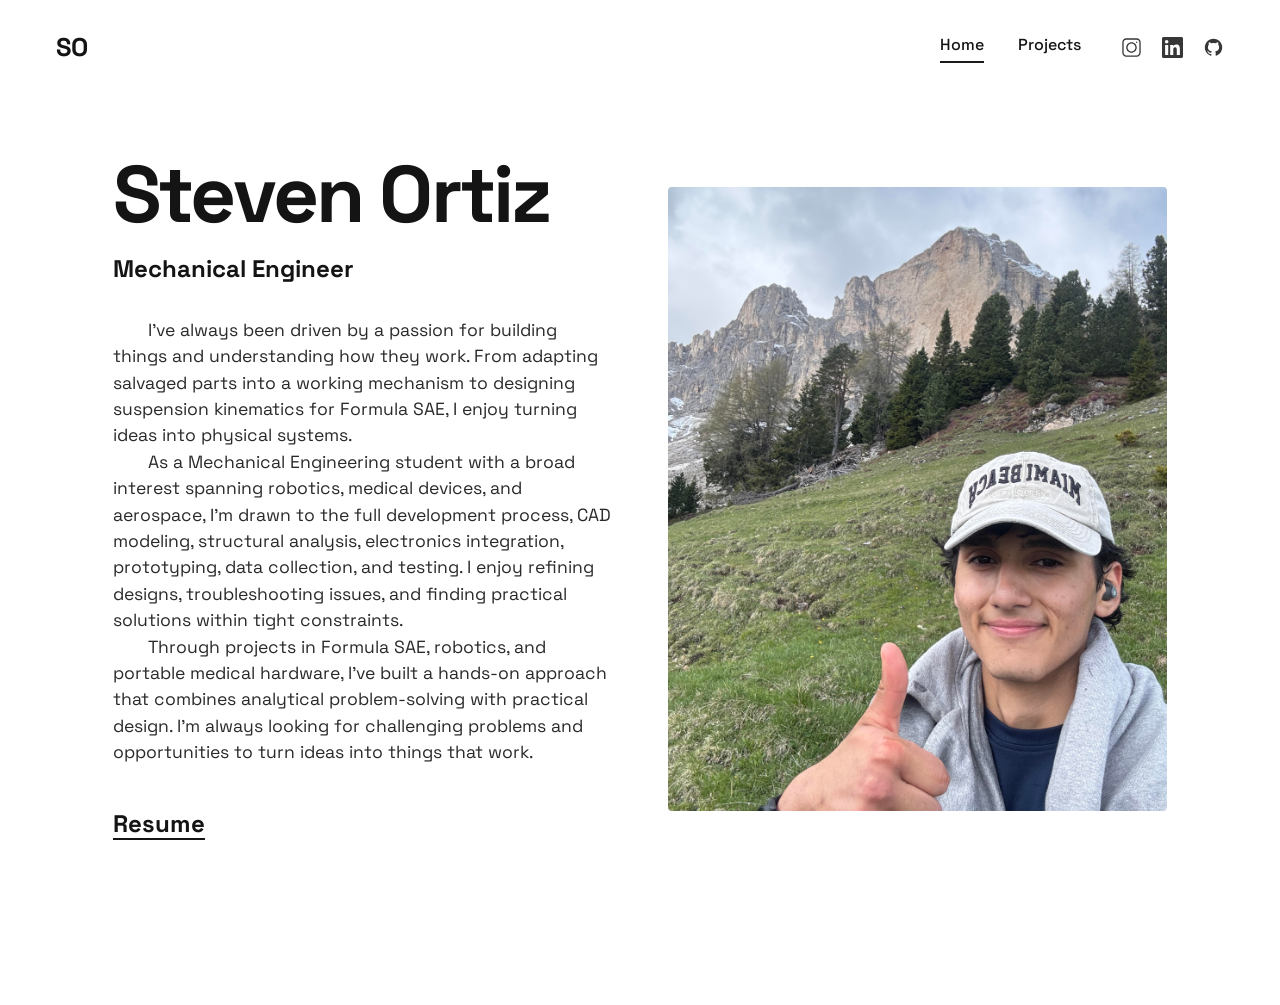
<file: index.html>
<!doctype html>
<html lang="en">
<head>
  <meta charset="utf-8">
  <meta http-equiv="refresh" content="0; url=home.html">
  <title>Redirecting…</title>
</head>
<body>
  <a href="home.html">Click here if not redirected.</a>
</body>
</html>
</file>
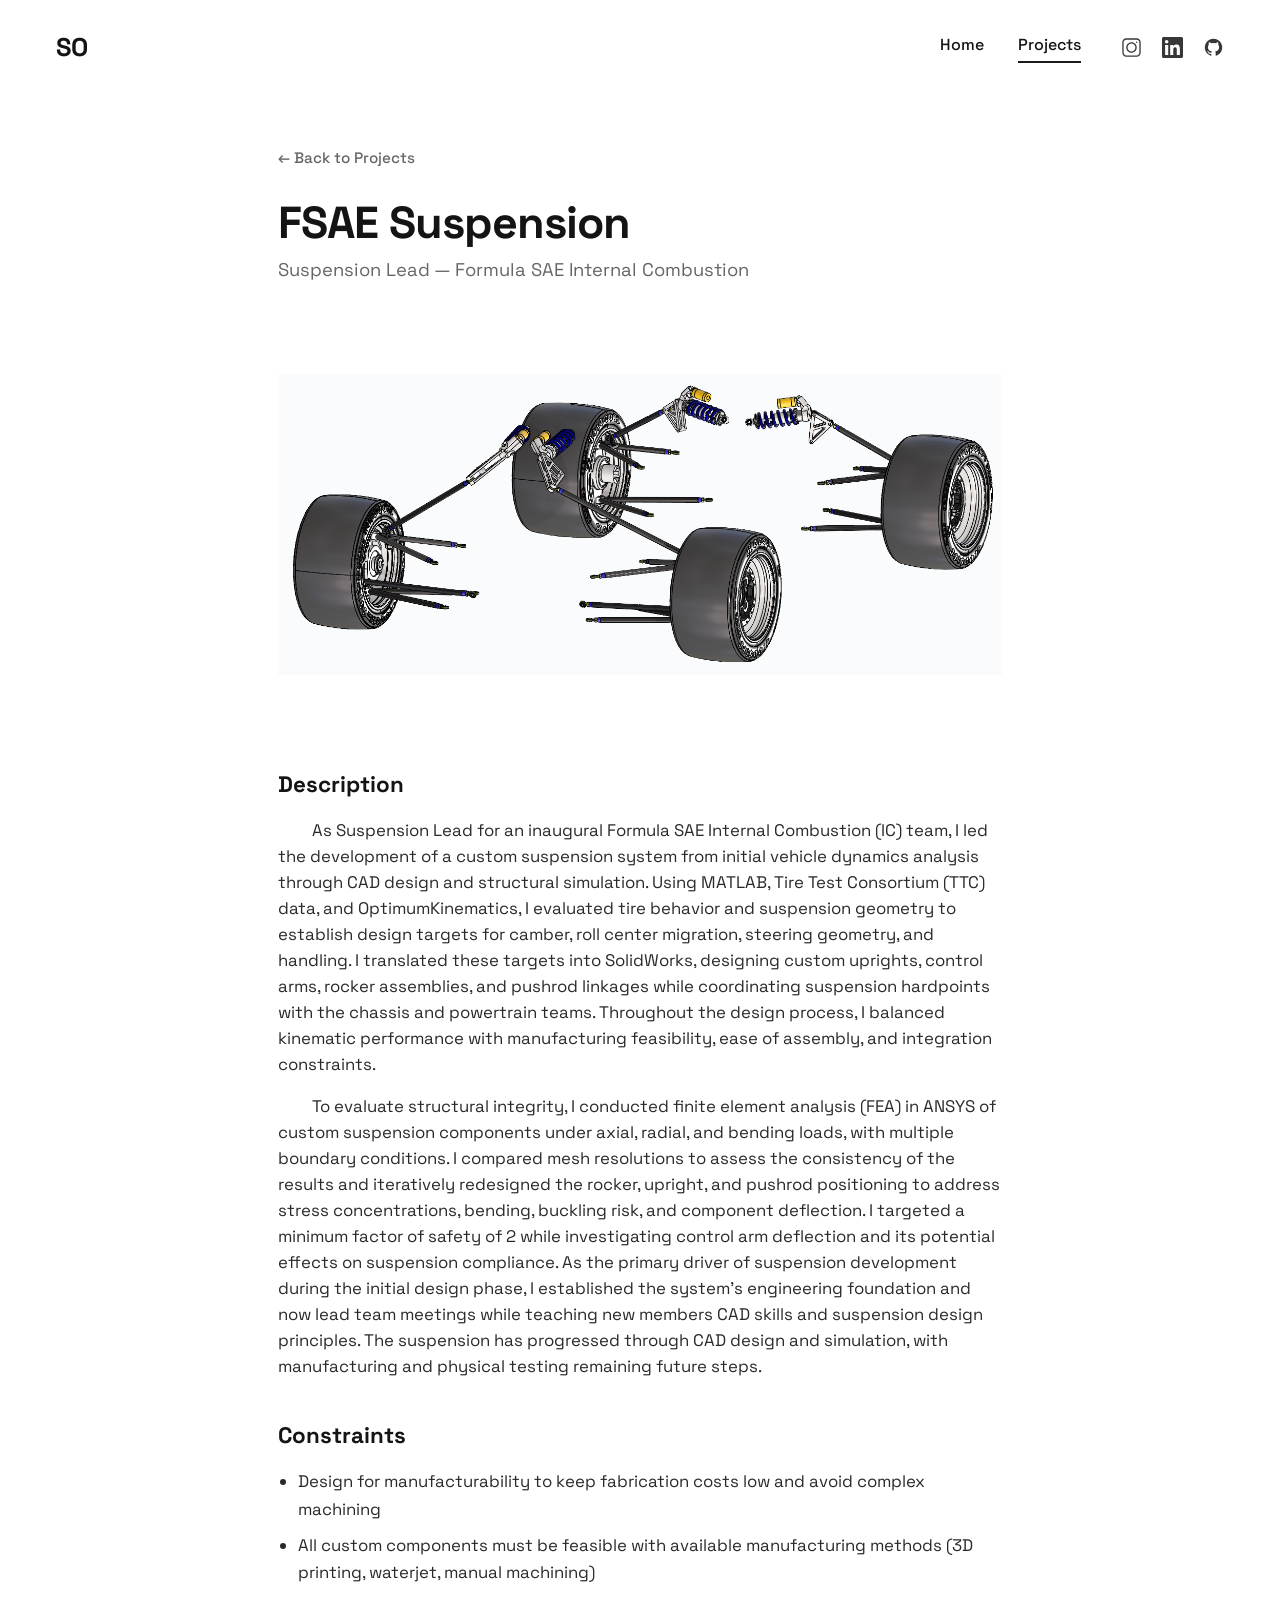
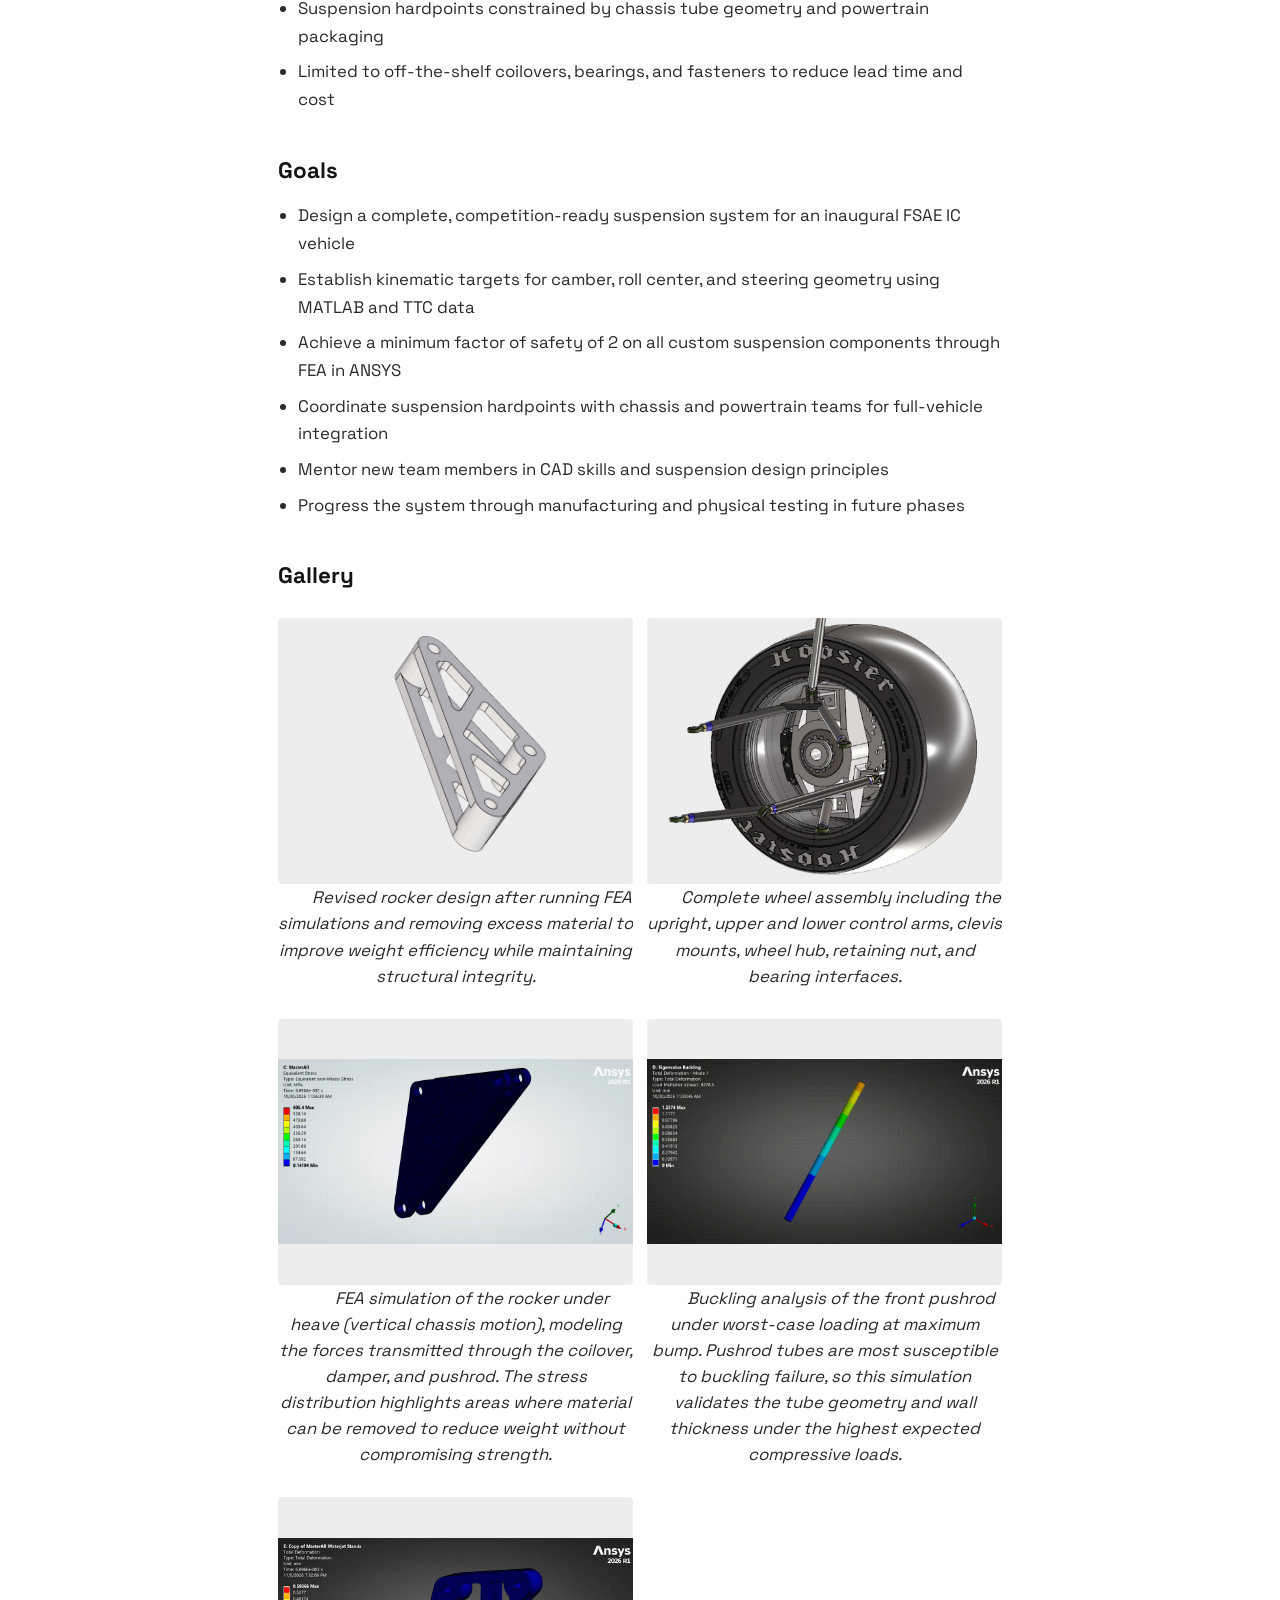
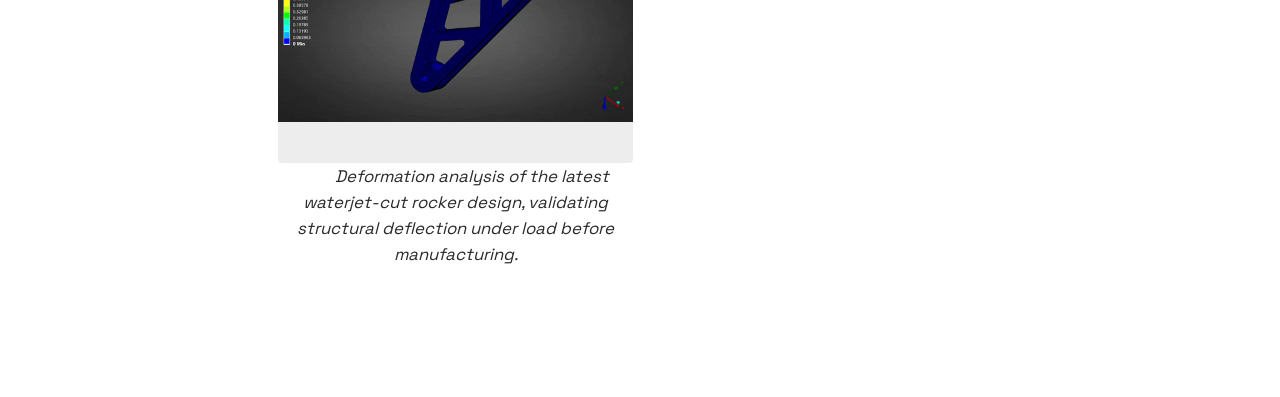
<file: fsae-car.html>
<!doctype html>
<!-- ============================================================
     fsae-car.html  —  FSAE SUSPENSION PROJECT DETAIL PAGE
     Edit the description, goals, and image paths below.
     Shared look: style.css   Back to: projects.html
     ============================================================ -->
<html lang="en">
<head>
  <meta charset="utf-8">
  <meta name="viewport" content="width=device-width, initial-scale=1">
  <title>FSAE Suspension — Projects</title>
  <link rel="preconnect" href="https://fonts.googleapis.com">
  <link rel="preconnect" href="https://fonts.gstatic.com" crossorigin>
  <link href="https://fonts.googleapis.com/css2?family=Space+Grotesk:wght@400;500;700&display=swap" rel="stylesheet">
  <link rel="stylesheet" href="style.css">
</head>

<body>

  <!-- Nav is built automatically by nav.js — edit links there -->
  <header id="nav" class="nav"></header>

  <!-- ===== PROJECT DETAIL ===== -->
  <main class="detail contain">
    <a class="back-link" href="projects.html">← Back to Projects</a>

    <h1>FSAE Suspension</h1>
    <p class="subtitle">Suspension Lead — Formula SAE Internal Combustion</p>

    <div class="hero-img">
      <img src="Images/FSAE/FullSuspension.png" alt="FSAE Full Suspension Assembly"
           onerror="this.style.display='none';this.parentNode.classList.add('empty')">
      <span class="img-fallback">Images/FSAE/FullSuspension.png</span>
    </div>

    <h2>Description</h2>
    <p>
      As Suspension Lead for an inaugural Formula SAE Internal Combustion (IC) team, I led the development of a custom suspension system from initial vehicle dynamics analysis through CAD design and structural simulation. Using MATLAB, Tire Test Consortium (TTC) data, and OptimumKinematics, I evaluated tire behavior and suspension geometry to establish design targets for camber, roll center migration, steering geometry, and handling. I translated these targets into SolidWorks, designing custom uprights, control arms, rocker assemblies, and pushrod linkages while coordinating suspension hardpoints with the chassis and powertrain teams. Throughout the design process, I balanced kinematic performance with manufacturing feasibility, ease of assembly, and integration constraints.
    </p>
    <p>
      To evaluate structural integrity, I conducted finite element analysis (FEA) in ANSYS of custom suspension components under axial, radial, and bending loads, with multiple boundary conditions. I compared mesh resolutions to assess the consistency of the results and iteratively redesigned the rocker, upright, and pushrod positioning to address stress concentrations, bending, buckling risk, and component deflection. I targeted a minimum factor of safety of 2 while investigating control arm deflection and its potential effects on suspension compliance. As the primary driver of suspension development during the initial design phase, I established the system's engineering foundation and now lead team meetings while teaching new members CAD skills and suspension design principles. The suspension has progressed through CAD design and simulation, with manufacturing and physical testing remaining future steps.
    </p>

    <h2>Constraints</h2>
    <ul>
      <li>Design for manufacturability to keep fabrication costs low and avoid complex machining</li>
      <li>All custom components must be feasible with available manufacturing methods (3D printing, waterjet, manual machining)</li>
      <li>Suspension hardpoints constrained by chassis tube geometry and powertrain packaging</li>
      <li>Limited to off-the-shelf coilovers, bearings, and fasteners to reduce lead time and cost</li>
    </ul>

    <h2>Goals</h2>
    <ul>
      <li>Design a complete, competition-ready suspension system for an inaugural FSAE IC vehicle</li>
      <li>Establish kinematic targets for camber, roll center, and steering geometry using MATLAB and TTC data</li>
      <li>Achieve a minimum factor of safety of 2 on all custom suspension components through FEA in ANSYS</li>
      <li>Coordinate suspension hardpoints with chassis and powertrain teams for full-vehicle integration</li>
      <li>Mentor new team members in CAD skills and suspension design principles</li>
      <li>Progress the system through manufacturing and physical testing in future phases</li>
    </ul>

    <h2>Gallery</h2>
    <div class="gallery">
      <div class="shot">
        <img src="Images/FSAE/Rocker.png" alt="Revised rocker design">
        <p class="video-caption">Revised rocker design after running FEA simulations and removing excess material to improve weight efficiency while maintaining structural integrity.</p>
      </div>
      <div class="shot">
        <img src="Images/FSAE/UprightAssembly.png" alt="Wheel assembly">
        <p class="video-caption">Complete wheel assembly including the upright, upper and lower control arms, clevis mounts, wheel hub, retaining nut, and bearing interfaces.</p>
      </div>
      <div class="shot">
        <img src="Images/FSAE/RockerV1Analysis.gif" alt="Rocker FEA simulation">
        <p class="video-caption">FEA simulation of the rocker under heave (vertical chassis motion), modeling the forces transmitted through the coilover, damper, and pushrod. The stress distribution highlights areas where material can be removed to reduce weight without compromising strength.</p>
      </div>
      <div class="shot">
        <img src="Images/FSAE/FrontPushrodAnalsysis.gif" alt="Front pushrod buckling analysis">
        <p class="video-caption">Buckling analysis of the front pushrod under worst-case loading at maximum bump. Pushrod tubes are most susceptible to buckling failure, so this simulation validates the tube geometry and wall thickness under the highest expected compressive loads.</p>
      </div>
      <div class="shot">
        <img src="Images/FSAE/WaterJetRockerDef.gif" alt="Waterjet rocker deformation analysis">
        <p class="video-caption">Deformation analysis of the latest waterjet-cut rocker design, validating structural deflection under load before manufacturing.</p>
      </div>
    </div>
  </main>

  <script src="nav.js"></script>
</body>
</html>
</file>
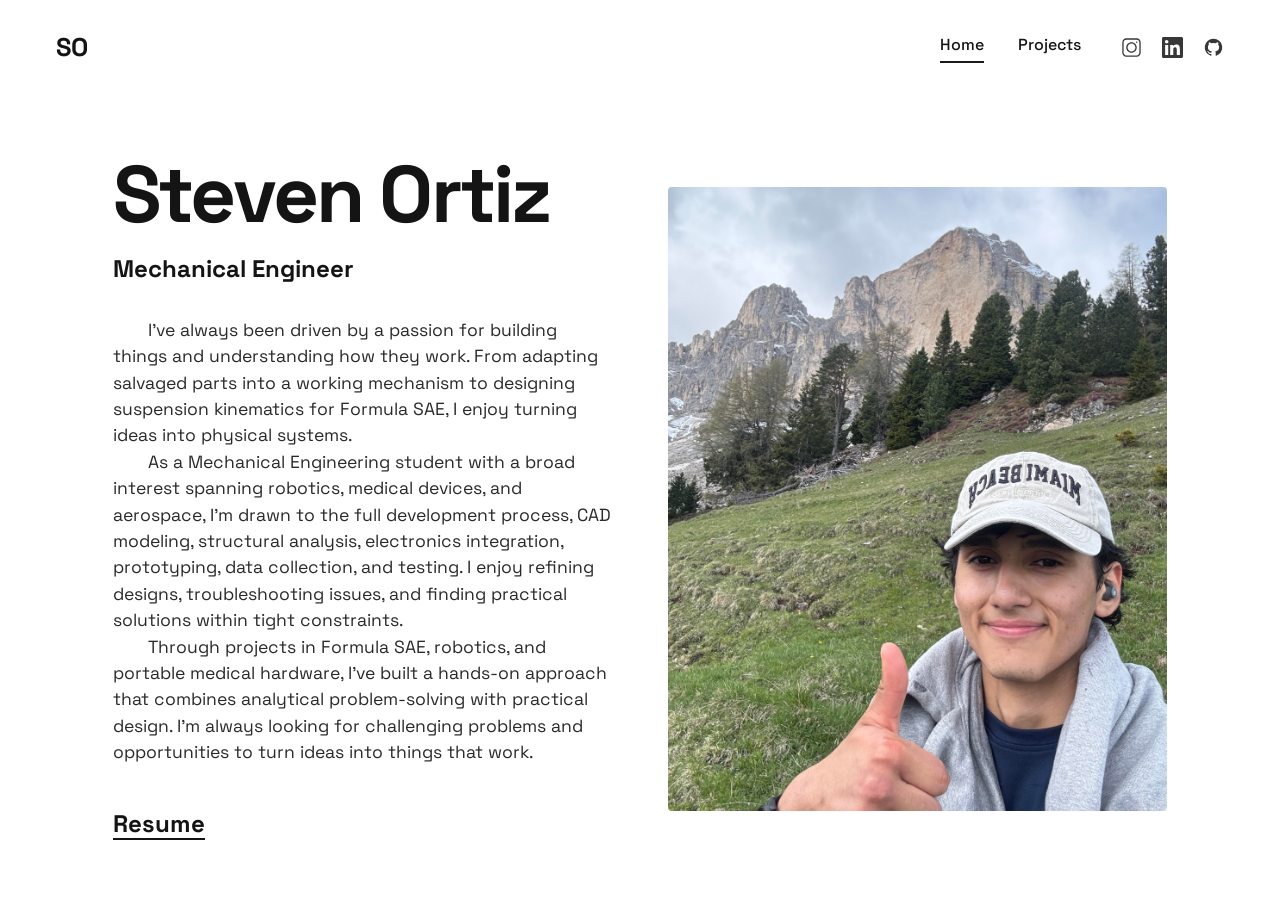
<file: home.html>
<!doctype html>
<!-- ============================================================
     index.html  —  HOME PAGE
     Nav: logo (your initials) left, Home/Projects/Resume + social
     icons right. About + photo below. LinkedIn sits by Resume.
     Shared look: style.css   Companion: projects.html
     ============================================================ -->
<html lang="en">
<head>
  <meta charset="utf-8">
  <meta name="viewport" content="width=device-width, initial-scale=1">
  <title>Steven Ortiz — Mechanical Engineer</title>
  <link rel="preconnect" href="https://fonts.googleapis.com">
  <link rel="preconnect" href="https://fonts.gstatic.com" crossorigin>
  <link href="https://fonts.googleapis.com/css2?family=Space+Grotesk:wght@400;500;700&display=swap" rel="stylesheet">
  <link rel="stylesheet" href="style.css">
</head>

<body>

  <!-- Nav is built automatically by nav.js — edit links there -->
  <header id="nav" class="nav"></header>

  <!-- ===== HOME CONTENT ===== -->
  <main class="home">
    <div class="home-text">
      <!-- EDIT: IDENTITY -->
      <h1>Steven Ortiz</h1>
      <p class="tagline">Mechanical Engineer</p>

      <p class="about">
        I've always been driven by a passion for building things and understanding how they work. From adapting salvaged parts into a working mechanism to designing suspension kinematics for Formula SAE, I enjoy turning ideas into physical systems.
      </p>
      <p class="about">
        As a Mechanical Engineering student with a broad interest spanning robotics, medical devices, and aerospace, I'm drawn to the full development process, CAD modeling, structural analysis, electronics integration, prototyping, data collection, and testing. I enjoy refining designs, troubleshooting issues, and finding practical solutions within tight constraints.
      </p>
      <p class="about">
        Through projects in Formula SAE, robotics, and portable medical hardware, I've built a hands-on approach that combines analytical problem-solving with practical design. I'm always looking for challenging problems and opportunities to turn ideas into things that work.
      </p>

      <!-- EDIT: LINKS — stacked underlined text links, like the reference -->
      <div class="home-links">
        <a href="Images/Extra Stuff/Resume (3).pdf">Resume</a>
      </div>
    </div>

    <!-- EDIT: PHOTO — put a file at images/me.jpg -->
    <div class="home-photo">
      <img src="Images/Extra Stuff/WebsitePic.jpg" alt="Portrait"
           onerror="this.style.display='none';this.parentNode.classList.add('empty')">
      <span class="photo-fallback">Images/Extra Stuff/WebsitePic.jpg</span>
    </div>
  </main>

  <script src="nav.js"></script>
</body>
</html>
</file>
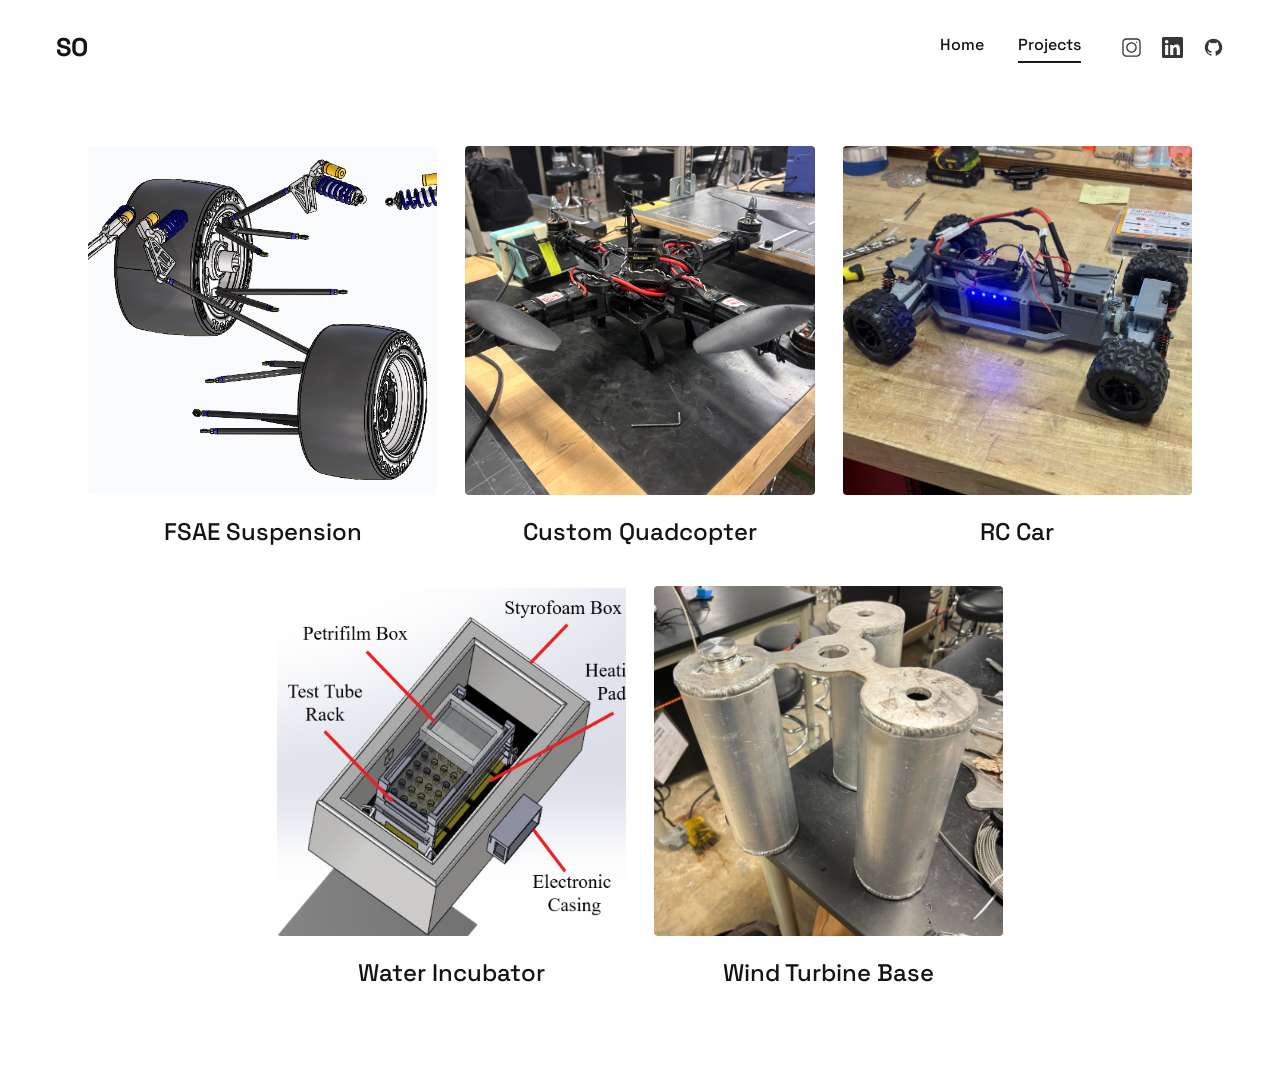
<file: projects.html>
<!doctype html>
<!-- ============================================================
     projects.html  —  PROJECT GALLERY PAGE
     Shows all projects as clickable cards in a centered grid.
     Row 1: 3 projects  |  Row 2: 2 projects (centered)
     Clicking a card opens that project's detail page.
     Shared look: style.css
     ============================================================ -->
<html lang="en">
<head>
  <meta charset="utf-8">
  <meta name="viewport" content="width=device-width, initial-scale=1">
  <title>Projects — Mechanical Engineer</title>
  <link rel="preconnect" href="https://fonts.googleapis.com">
  <link rel="preconnect" href="https://fonts.gstatic.com" crossorigin>
  <link href="https://fonts.googleapis.com/css2?family=Space+Grotesk:wght@400;500;700&display=swap" rel="stylesheet">
  <link rel="stylesheet" href="style.css">
</head>

<body>

  <!-- Nav is built automatically by nav.js — edit links there -->
  <header id="nav" class="nav"></header>

  <!-- ===== PROJECT GRID =====
       Order: FSAE Car, Custom Quadcopter, RC Car (top row)
              Water Incubator, Wind Turbine (bottom row, centered)
       Each card links to its own detail page.
       To add a project: copy a <a class="card"> block and update
       the href, image src, alt text, and title. ===== -->
  <section class="grid">

    <!-- 1. FSAE Suspension -->
    <a class="card" href="fsae-car.html">
      <div class="card-img">
        <img src="Images/FSAE/FullSuspension.png" alt="FSAE Suspension"
             onerror="this.style.display='none';this.parentNode.classList.add('empty')">
        <span class="img-fallback">Images/FSAE/FullSuspension.png</span>
      </div>
      <h3>FSAE Suspension</h3>
    </a>

    <!-- 2. Custom Quadcopter -->
    <a class="card" href="quadcopter.html">
      <div class="card-img">
        <img src="Images/Quadcopter/FullAssembly.JPG" alt="Custom Quadcopter"
             onerror="this.style.display='none';this.parentNode.classList.add('empty')">
        <span class="img-fallback">Images/Quadcopter/FullAssembly.JPG</span>
      </div>
      <h3>Custom Quadcopter</h3>
    </a>

    <!-- 3. RC Car -->
    <a class="card" href="rc-car.html">
      <div class="card-img">
        <img src="Images/Rc Car/ZoomedIn.jpeg" alt="RC Car"
             onerror="this.style.display='none';this.parentNode.classList.add('empty')">
        <span class="img-fallback">Images/Rc Car/ZoomedIn.jpeg</span>
      </div>
      <h3>RC Car</h3>
    </a>

    <!-- 4. Water Incubator -->
    <a class="card" href="water-incubator.html">
      <div class="card-img">
        <img src="Images/Water Incubator/Schematic.png" alt="Water Incubator"
             onerror="this.style.display='none';this.parentNode.classList.add('empty')">
        <span class="img-fallback">Images/Water Incubator/Schematic.png</span>
      </div>
      <h3>Water Incubator</h3>
    </a>

    <!-- 5. Wind Turbine Base -->
    <a class="card" href="wind-turbine-base.html">
      <div class="card-img">
        <img src="Images/Wind Turbine/Weldments.jpeg" alt="Wind Turbine Base"
             onerror="this.style.display='none';this.parentNode.classList.add('empty')">
        <span class="img-fallback">Images/Wind Turbine/Weldments.jpeg</span>
      </div>
      <h3>Wind Turbine Base</h3>
    </a>

  </section>

  <script src="nav.js"></script>
</body>
</html>
</file>
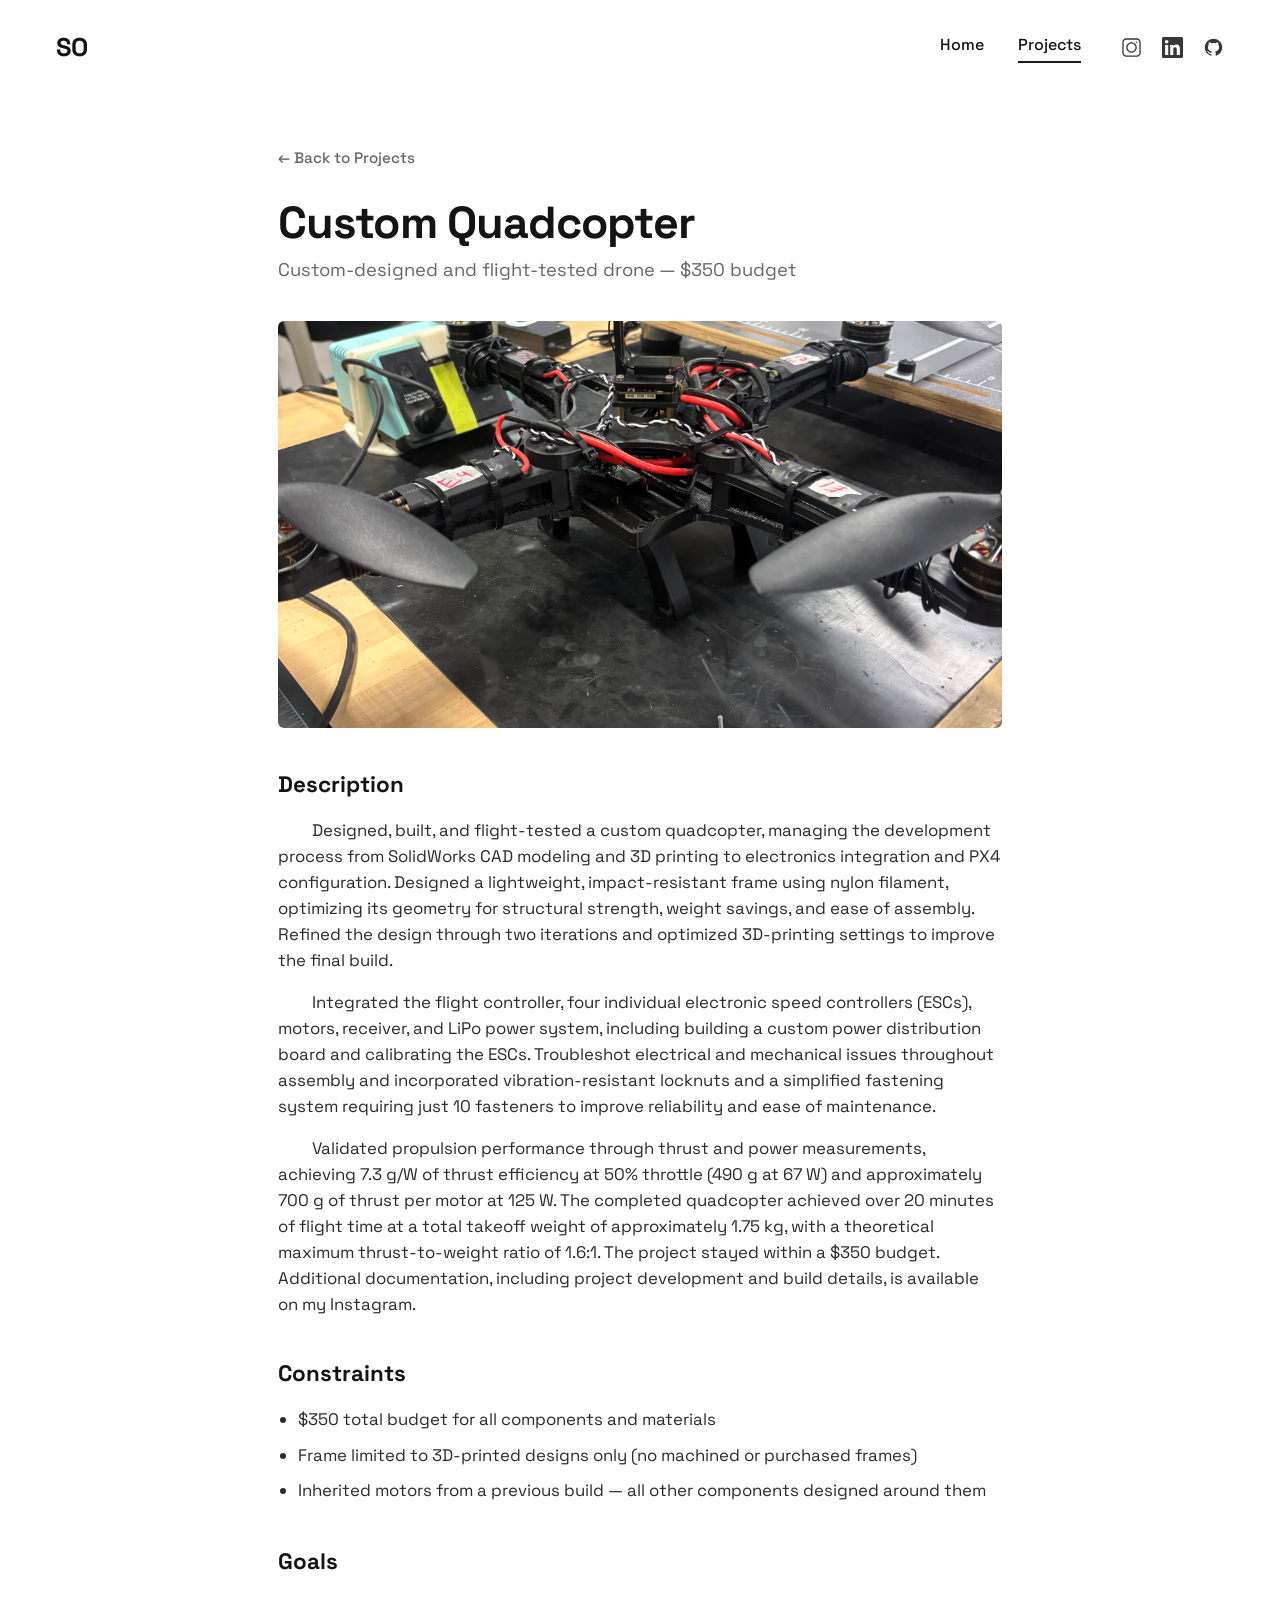
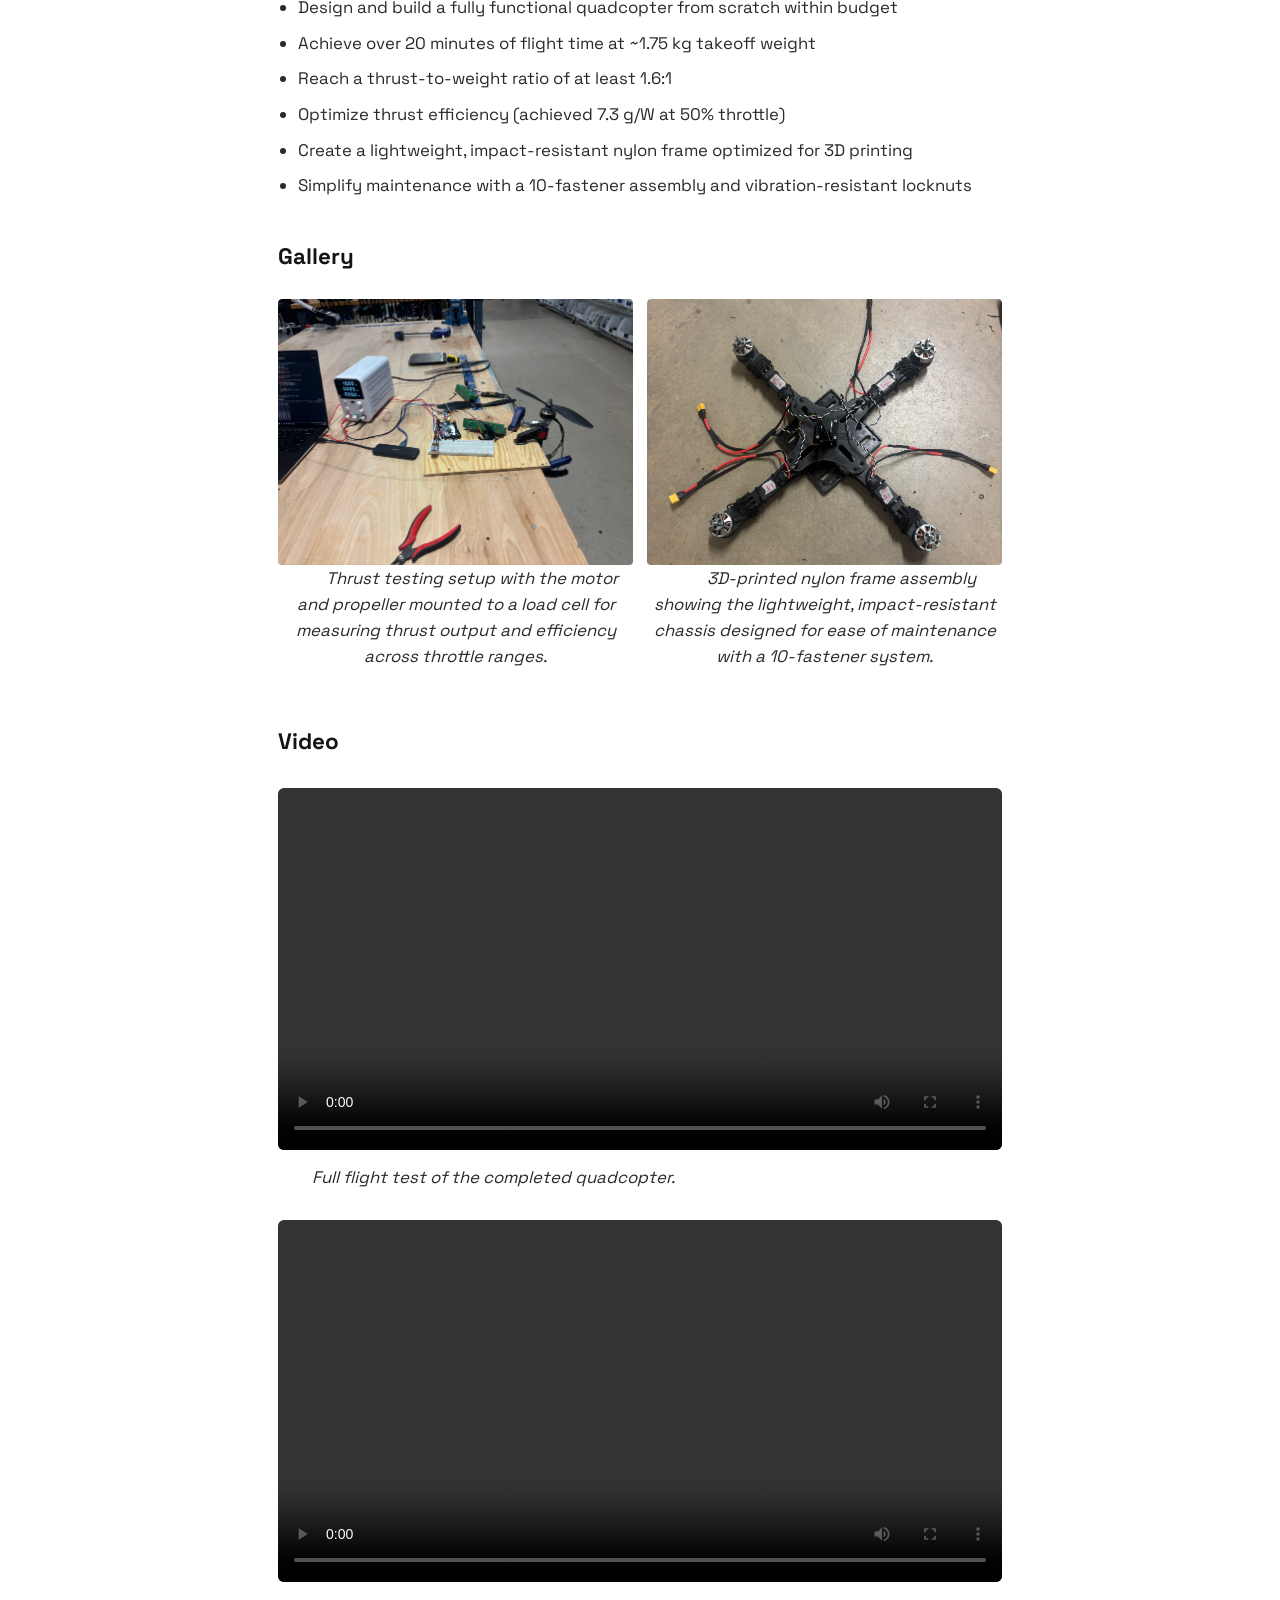
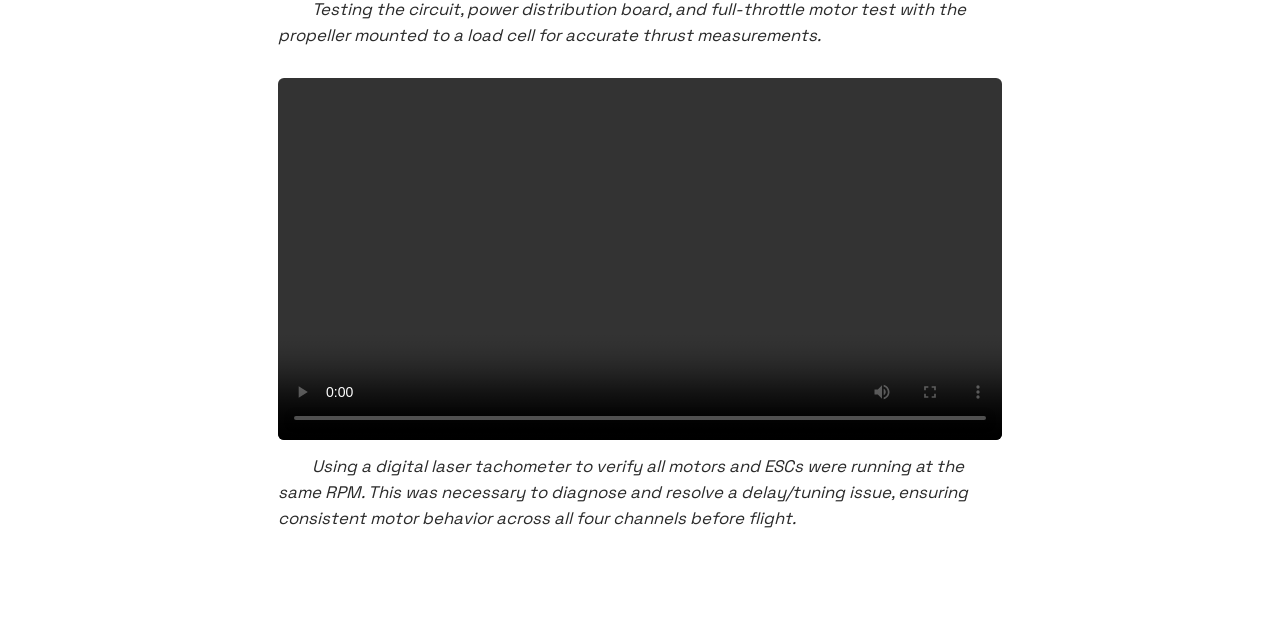
<file: quadcopter.html>
<!doctype html>
<!-- ============================================================
     quadcopter.html  —  CUSTOM QUADCOPTER PROJECT DETAIL PAGE
     Edit the description, goals, and image paths below.
     Shared look: style.css   Back to: projects.html
     ============================================================ -->
<html lang="en">
<head>
  <meta charset="utf-8">
  <meta name="viewport" content="width=device-width, initial-scale=1">
  <title>Custom Quadcopter — Projects</title>
  <link rel="preconnect" href="https://fonts.googleapis.com">
  <link rel="preconnect" href="https://fonts.gstatic.com" crossorigin>
  <link href="https://fonts.googleapis.com/css2?family=Space+Grotesk:wght@400;500;700&display=swap" rel="stylesheet">
  <link rel="stylesheet" href="style.css">
</head>

<body>

  <!-- Nav is built automatically by nav.js — edit links there -->
  <header id="nav" class="nav"></header>

  <!-- ===== PROJECT DETAIL ===== -->
  <main class="detail">
    <a class="back-link" href="projects.html">← Back to Projects</a>

    <h1>Custom Quadcopter</h1>
    <p class="subtitle">Custom-designed and flight-tested drone — $350 budget</p>

    <div class="hero-img">
      <img src="Images/Quadcopter/FullAssembly.JPG" alt="Custom Quadcopter"
           onerror="this.style.display='none';this.parentNode.classList.add('empty')">
      <span class="img-fallback">Images/Quadcopter/FullAssembly.JPG</span>
    </div>

    <h2>Description</h2>
    <p>
      Designed, built, and flight-tested a custom quadcopter, managing the development process from SolidWorks CAD modeling and 3D printing to electronics integration and PX4 configuration. Designed a lightweight, impact-resistant frame using nylon filament, optimizing its geometry for structural strength, weight savings, and ease of assembly. Refined the design through two iterations and optimized 3D-printing settings to improve the final build.
    </p>
    <p>
      Integrated the flight controller, four individual electronic speed controllers (ESCs), motors, receiver, and LiPo power system, including building a custom power distribution board and calibrating the ESCs. Troubleshot electrical and mechanical issues throughout assembly and incorporated vibration-resistant locknuts and a simplified fastening system requiring just 10 fasteners to improve reliability and ease of maintenance.
    </p>
    <p>
      Validated propulsion performance through thrust and power measurements, achieving 7.3 g/W of thrust efficiency at 50% throttle (490 g at 67 W) and approximately 700 g of thrust per motor at 125 W. The completed quadcopter achieved over 20 minutes of flight time at a total takeoff weight of approximately 1.75 kg, with a theoretical maximum thrust-to-weight ratio of 1.6:1. The project stayed within a $350 budget. Additional documentation, including project development and build details, is available on my Instagram.
    </p>

    <h2>Constraints</h2>
    <ul>
      <li>$350 total budget for all components and materials</li>
      <li>Frame limited to 3D-printed designs only (no machined or purchased frames)</li>
      <li>Inherited motors from a previous build — all other components designed around them</li>
    </ul>

    <h2>Goals</h2>
    <ul>
      <li>Design and build a fully functional quadcopter from scratch within budget</li>
      <li>Achieve over 20 minutes of flight time at ~1.75 kg takeoff weight</li>
      <li>Reach a thrust-to-weight ratio of at least 1.6:1</li>
      <li>Optimize thrust efficiency (achieved 7.3 g/W at 50% throttle)</li>
      <li>Create a lightweight, impact-resistant nylon frame optimized for 3D printing</li>
      <li>Simplify maintenance with a 10-fastener assembly and vibration-resistant locknuts</li>
    </ul>

    <!-- Gallery — uses your actual quadcopter photos -->
    <h2>Gallery</h2>
    <div class="gallery">
      <div class="shot">
        <img src="Images/Quadcopter/TestingThrust.jpeg" alt="Thrust testing">
        <p class="video-caption">Thrust testing setup with the motor and propeller mounted to a load cell for measuring thrust output and efficiency across throttle ranges.</p>
      </div>
      <div class="shot">
        <img src="Images/Quadcopter/FrameAssembly.JPG" alt="Frame assembly">
        <p class="video-caption">3D-printed nylon frame assembly showing the lightweight, impact-resistant chassis designed for ease of maintenance with a 10-fastener system.</p>
      </div>
    </div>

    <h2>Video</h2>

    <video controls preload="metadata">
      <source src="Images/Quadcopter/FlightTest.mov" type="video/quicktime">
      <source src="Images/Quadcopter/FlightTest.mov" type="video/mp4">
      Your browser does not support this video format.
    </video>
    <p class="video-caption">Full flight test of the completed quadcopter.</p>

    <video controls preload="metadata">
      <source src="Images/Quadcopter/ESCTest.MOV" type="video/quicktime">
      <source src="Images/Quadcopter/ESCTest.MOV" type="video/mp4">
      Your browser does not support this video format.
    </video>
    <p class="video-caption">Testing the circuit, power distribution board, and full-throttle motor test with the propeller mounted to a load cell for accurate thrust measurements.</p>

    <video controls preload="metadata">
      <source src="Images/Quadcopter/RPMTest.mov" type="video/quicktime">
      <source src="Images/Quadcopter/RPMTest.mov" type="video/mp4">
      Your browser does not support this video format.
    </video>
    <p class="video-caption">Using a digital laser tachometer to verify all motors and ESCs were running at the same RPM. This was necessary to diagnose and resolve a delay/tuning issue, ensuring consistent motor behavior across all four channels before flight.</p>
  </main>

  <script src="nav.js"></script>
</body>
</html>
</file>
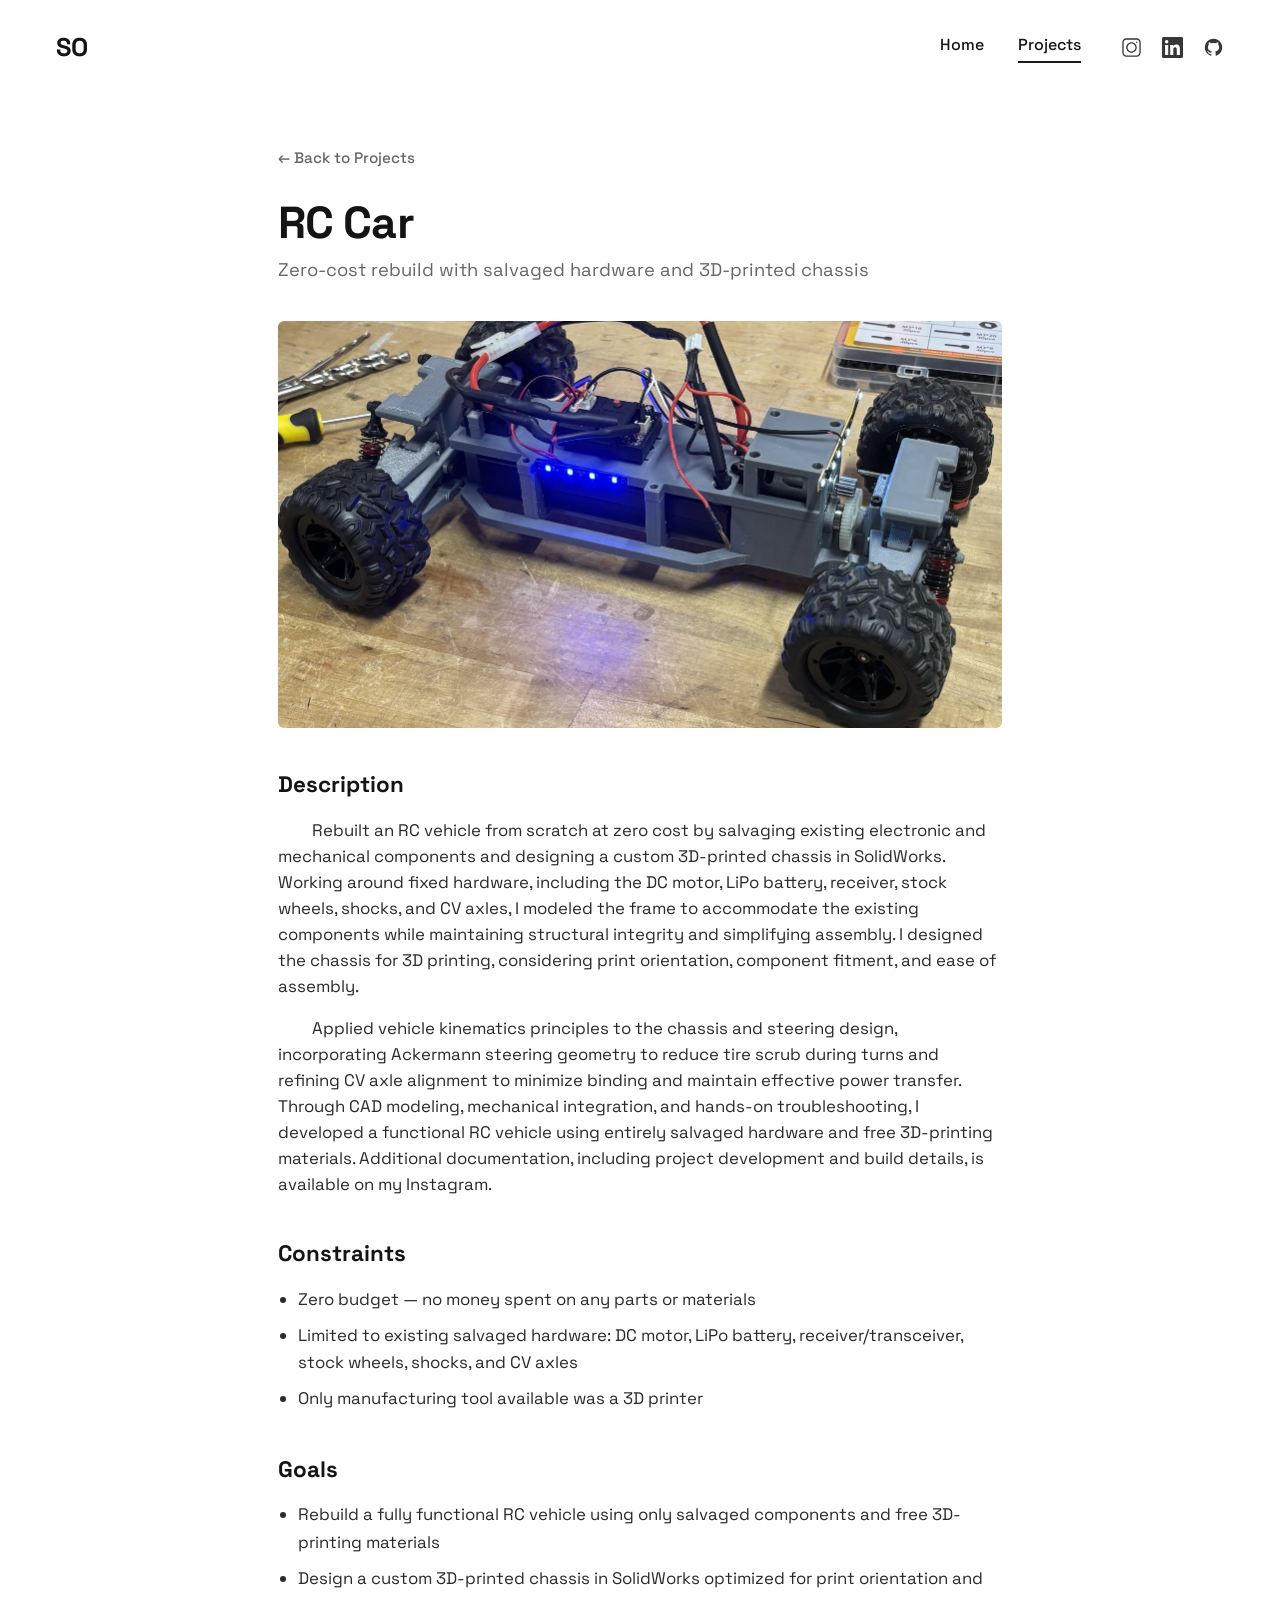
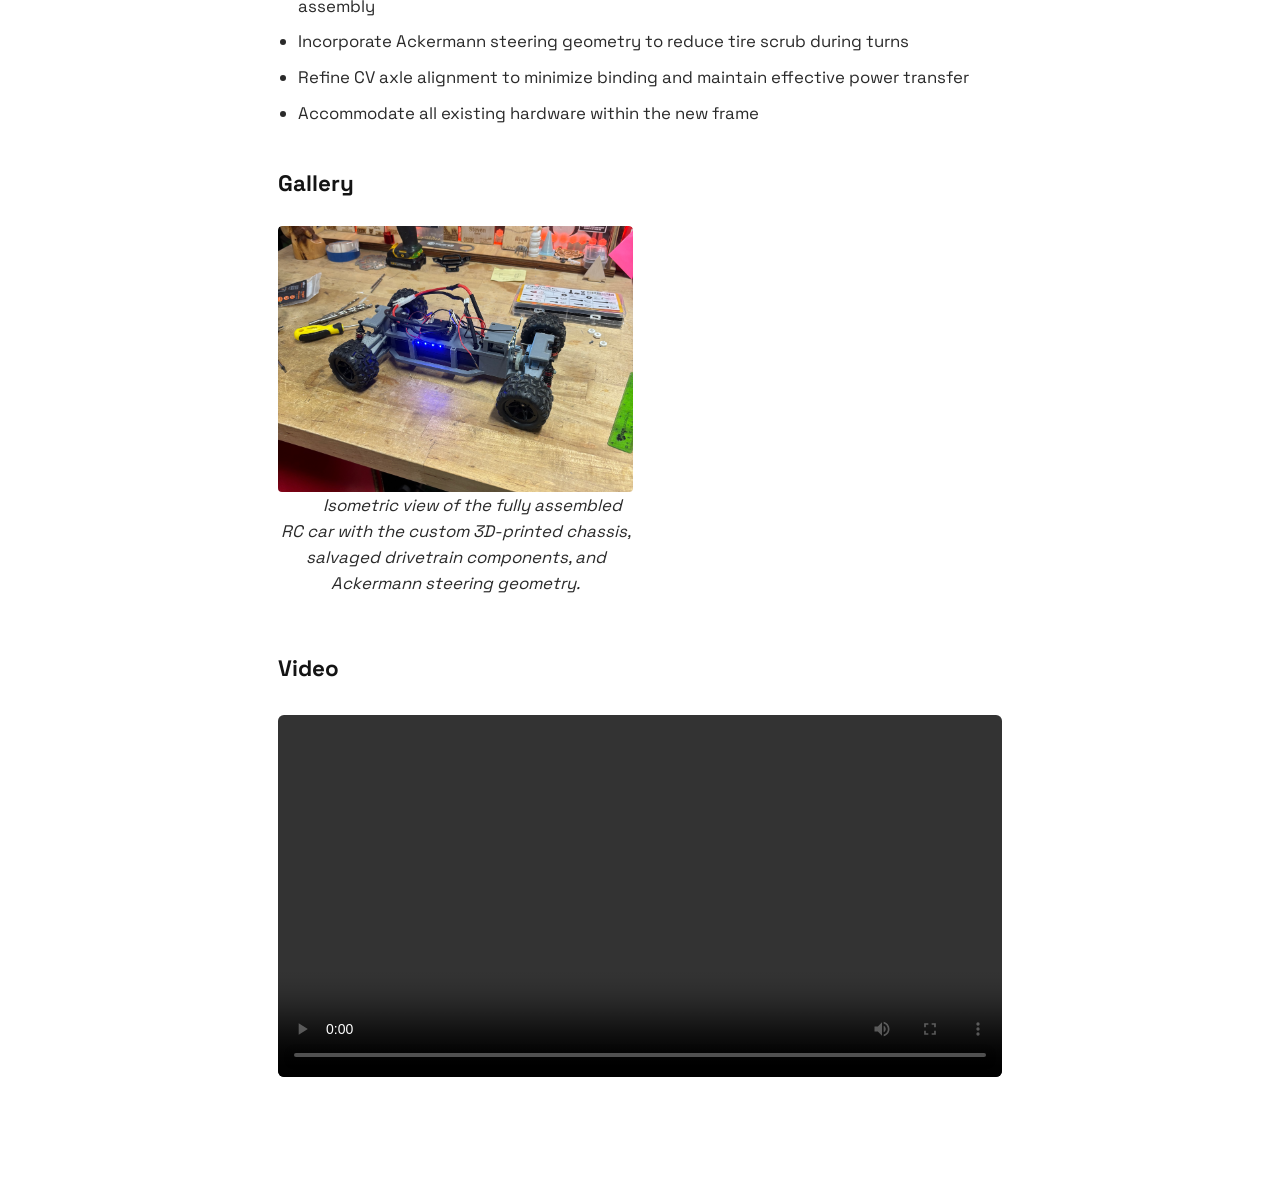
<file: rc-car.html>
<!doctype html>
<!-- ============================================================
     rc-car.html  —  RC CAR PROJECT DETAIL PAGE
     Edit the description, goals, and image paths below.
     Shared look: style.css   Back to: projects.html
     ============================================================ -->
<html lang="en">
<head>
  <meta charset="utf-8">
  <meta name="viewport" content="width=device-width, initial-scale=1">
  <title>RC Car — Projects</title>
  <link rel="preconnect" href="https://fonts.googleapis.com">
  <link rel="preconnect" href="https://fonts.gstatic.com" crossorigin>
  <link href="https://fonts.googleapis.com/css2?family=Space+Grotesk:wght@400;500;700&display=swap" rel="stylesheet">
  <link rel="stylesheet" href="style.css">
</head>

<body>

  <!-- Nav is built automatically by nav.js — edit links there -->
  <header id="nav" class="nav"></header>

  <!-- ===== PROJECT DETAIL ===== -->
  <main class="detail">
    <a class="back-link" href="projects.html">← Back to Projects</a>

    <h1>RC Car</h1>
    <p class="subtitle">Zero-cost rebuild with salvaged hardware and 3D-printed chassis</p>

    <div class="hero-img">
      <img src="Images/Rc Car/ZoomedIn.jpeg" alt="RC Car"
           onerror="this.style.display='none';this.parentNode.classList.add('empty')">
      <span class="img-fallback">Images/Rc Car/ZoomedIn.jpeg</span>
    </div>

    <h2>Description</h2>
    <p>
      Rebuilt an RC vehicle from scratch at zero cost by salvaging existing electronic and mechanical components and designing a custom 3D-printed chassis in SolidWorks. Working around fixed hardware, including the DC motor, LiPo battery, receiver, stock wheels, shocks, and CV axles, I modeled the frame to accommodate the existing components while maintaining structural integrity and simplifying assembly. I designed the chassis for 3D printing, considering print orientation, component fitment, and ease of assembly.
    </p>
    <p>
      Applied vehicle kinematics principles to the chassis and steering design, incorporating Ackermann steering geometry to reduce tire scrub during turns and refining CV axle alignment to minimize binding and maintain effective power transfer. Through CAD modeling, mechanical integration, and hands-on troubleshooting, I developed a functional RC vehicle using entirely salvaged hardware and free 3D-printing materials. Additional documentation, including project development and build details, is available on my Instagram.
    </p>

    <h2>Constraints</h2>
    <ul>
      <li>Zero budget — no money spent on any parts or materials</li>
      <li>Limited to existing salvaged hardware: DC motor, LiPo battery, receiver/transceiver, stock wheels, shocks, and CV axles</li>
      <li>Only manufacturing tool available was a 3D printer</li>
    </ul>

    <h2>Goals</h2>
    <ul>
      <li>Rebuild a fully functional RC vehicle using only salvaged components and free 3D-printing materials</li>
      <li>Design a custom 3D-printed chassis in SolidWorks optimized for print orientation and assembly</li>
      <li>Incorporate Ackermann steering geometry to reduce tire scrub during turns</li>
      <li>Refine CV axle alignment to minimize binding and maintain effective power transfer</li>
      <li>Accommodate all existing hardware within the new frame</li>
    </ul>

    <!-- Gallery — uses your actual RC car photos -->
    <h2>Gallery</h2>
    <div class="gallery">
      <div class="shot">
        <img src="Images/Rc Car/ISOView.jpeg" alt="RC Car isometric view">
        <p class="video-caption">Isometric view of the fully assembled RC car with the custom 3D-printed chassis, salvaged drivetrain components, and Ackermann steering geometry.</p>
      </div>
    </div>

    <h2>Video</h2>
    <video controls preload="metadata">
      <source src="Images/Rc Car/Driving.mov" type="video/quicktime">
      <source src="Images/Rc Car/Driving.mov" type="video/mp4">
      Your browser does not support this video format.
    </video>
  </main>

  <script src="nav.js"></script>
</body>
</html>
</file>
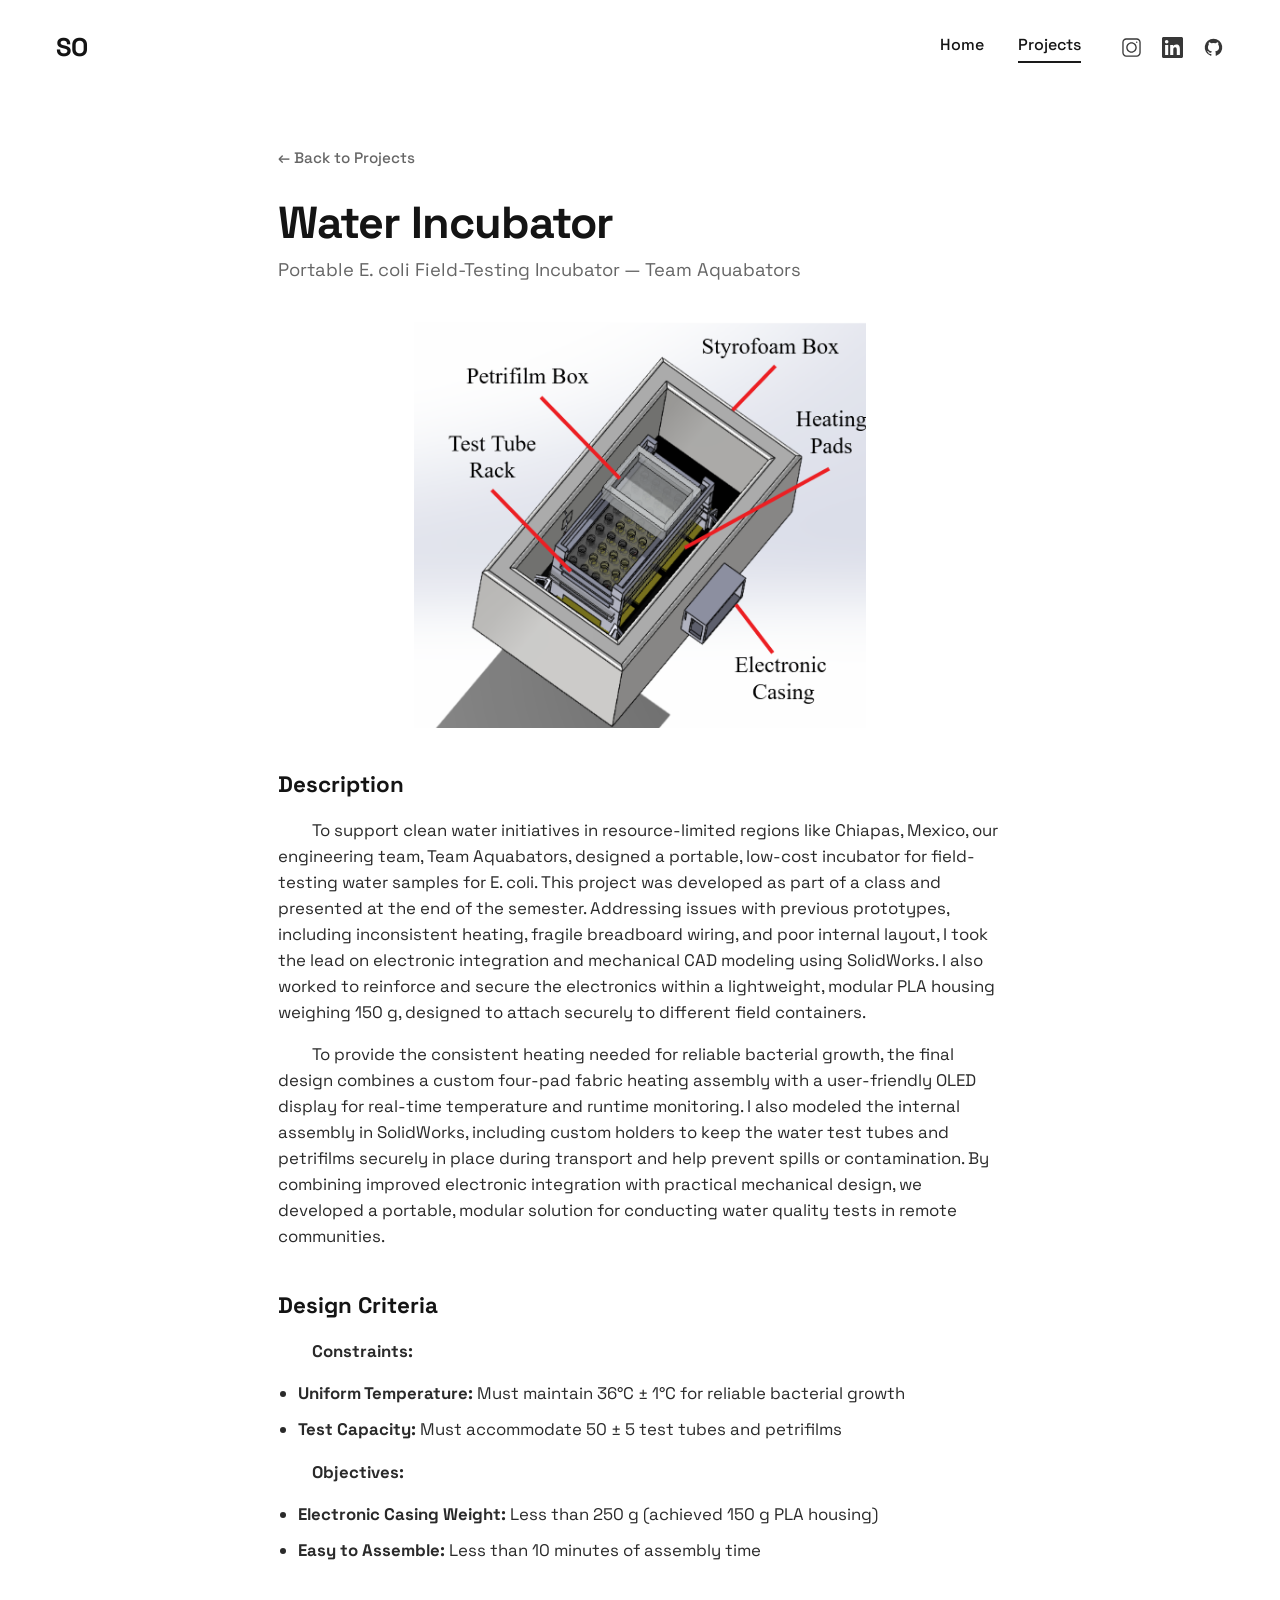
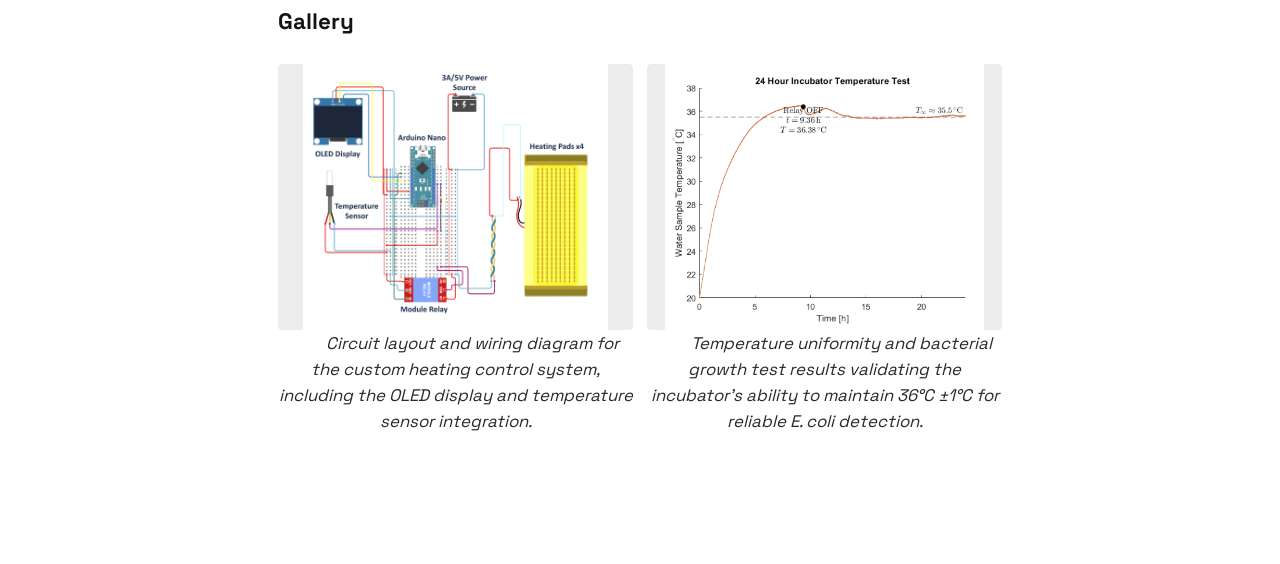
<file: water-incubator.html>
<!doctype html>
<!-- ============================================================
     water-incubator.html  —  WATER INCUBATOR PROJECT DETAIL PAGE
     Edit the description, goals, and image paths below.
     Shared look: style.css   Back to: projects.html
     ============================================================ -->
<html lang="en">
<head>
  <meta charset="utf-8">
  <meta name="viewport" content="width=device-width, initial-scale=1">
  <title>Water Incubator — Projects</title>
  <link rel="preconnect" href="https://fonts.googleapis.com">
  <link rel="preconnect" href="https://fonts.gstatic.com" crossorigin>
  <link href="https://fonts.googleapis.com/css2?family=Space+Grotesk:wght@400;500;700&display=swap" rel="stylesheet">
  <link rel="stylesheet" href="style.css">
</head>

<body>

  <!-- Nav is built automatically by nav.js — edit links there -->
  <header id="nav" class="nav"></header>

  <!-- ===== PROJECT DETAIL ===== -->
  <main class="detail contain">
    <a class="back-link" href="projects.html">← Back to Projects</a>

    <h1>Water Incubator</h1>
    <p class="subtitle">Portable E. coli Field-Testing Incubator — Team Aquabators</p>

    <div class="hero-img">
      <img src="Images/Water Incubator/Schematic.png" alt="Water Incubator"
           onerror="this.style.display='none';this.parentNode.classList.add('empty')">
      <span class="img-fallback">Images/Water Incubator/Schematic.png</span>
    </div>

    <h2>Description</h2>
    <p>
      To support clean water initiatives in resource-limited regions like Chiapas, Mexico, our engineering team, Team Aquabators, designed a portable, low-cost incubator for field-testing water samples for E. coli. This project was developed as part of a class and presented at the end of the semester. Addressing issues with previous prototypes, including inconsistent heating, fragile breadboard wiring, and poor internal layout, I took the lead on electronic integration and mechanical CAD modeling using SolidWorks. I also worked to reinforce and secure the electronics within a lightweight, modular PLA housing weighing 150 g, designed to attach securely to different field containers.
    </p>
    <p>
      To provide the consistent heating needed for reliable bacterial growth, the final design combines a custom four-pad fabric heating assembly with a user-friendly OLED display for real-time temperature and runtime monitoring. I also modeled the internal assembly in SolidWorks, including custom holders to keep the water test tubes and petrifilms securely in place during transport and help prevent spills or contamination. By combining improved electronic integration with practical mechanical design, we developed a portable, modular solution for conducting water quality tests in remote communities.
    </p>

    <h2>Design Criteria</h2>

    <p><strong>Constraints:</strong></p>
    <ul>
      <li><strong>Uniform Temperature:</strong> Must maintain 36&deg;C &plusmn; 1&deg;C for reliable bacterial growth</li>
      <li><strong>Test Capacity:</strong> Must accommodate 50 &plusmn; 5 test tubes and petrifilms</li>
    </ul>

    <p><strong>Objectives:</strong></p>
    <ul>
      <li><strong>Electronic Casing Weight:</strong> Less than 250 g (achieved 150 g PLA housing)</li>
      <li><strong>Easy to Assemble:</strong> Less than 10 minutes of assembly time</li>
    </ul>

    <!-- Gallery — uses your actual water incubator screenshots -->
    <h2>Gallery</h2>
    <div class="gallery">
      <div class="shot">
        <img src="Images/Water Incubator/Circuit.png" alt="Circuit layout">
        <p class="video-caption">Circuit layout and wiring diagram for the custom heating control system, including the OLED display and temperature sensor integration.</p>
      </div>
      <div class="shot">
        <img src="Images/Water Incubator/Results.png" alt="Test results">
        <p class="video-caption">Temperature uniformity and bacterial growth test results validating the incubator's ability to maintain 36°C ±1°C for reliable E. coli detection.</p>
      </div>
    </div>
  </main>

  <script src="nav.js"></script>
</body>
</html>
</file>
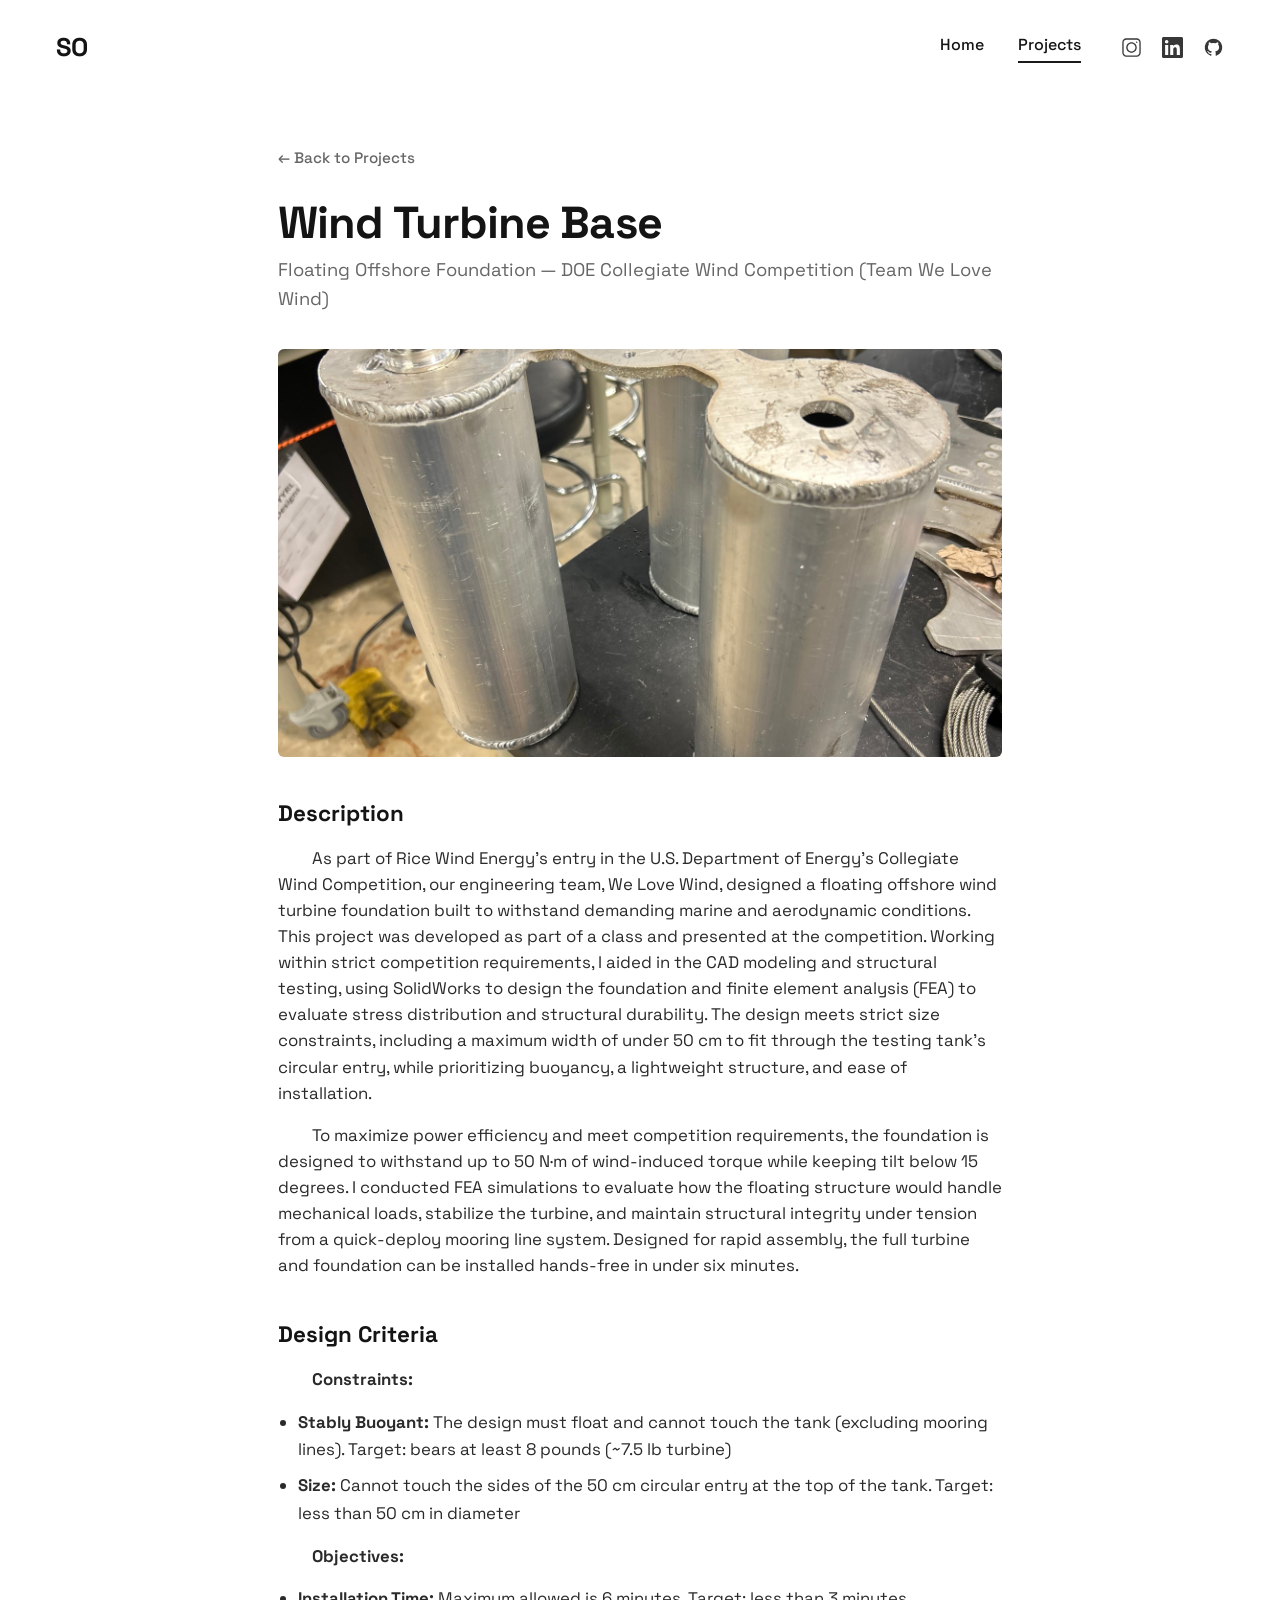
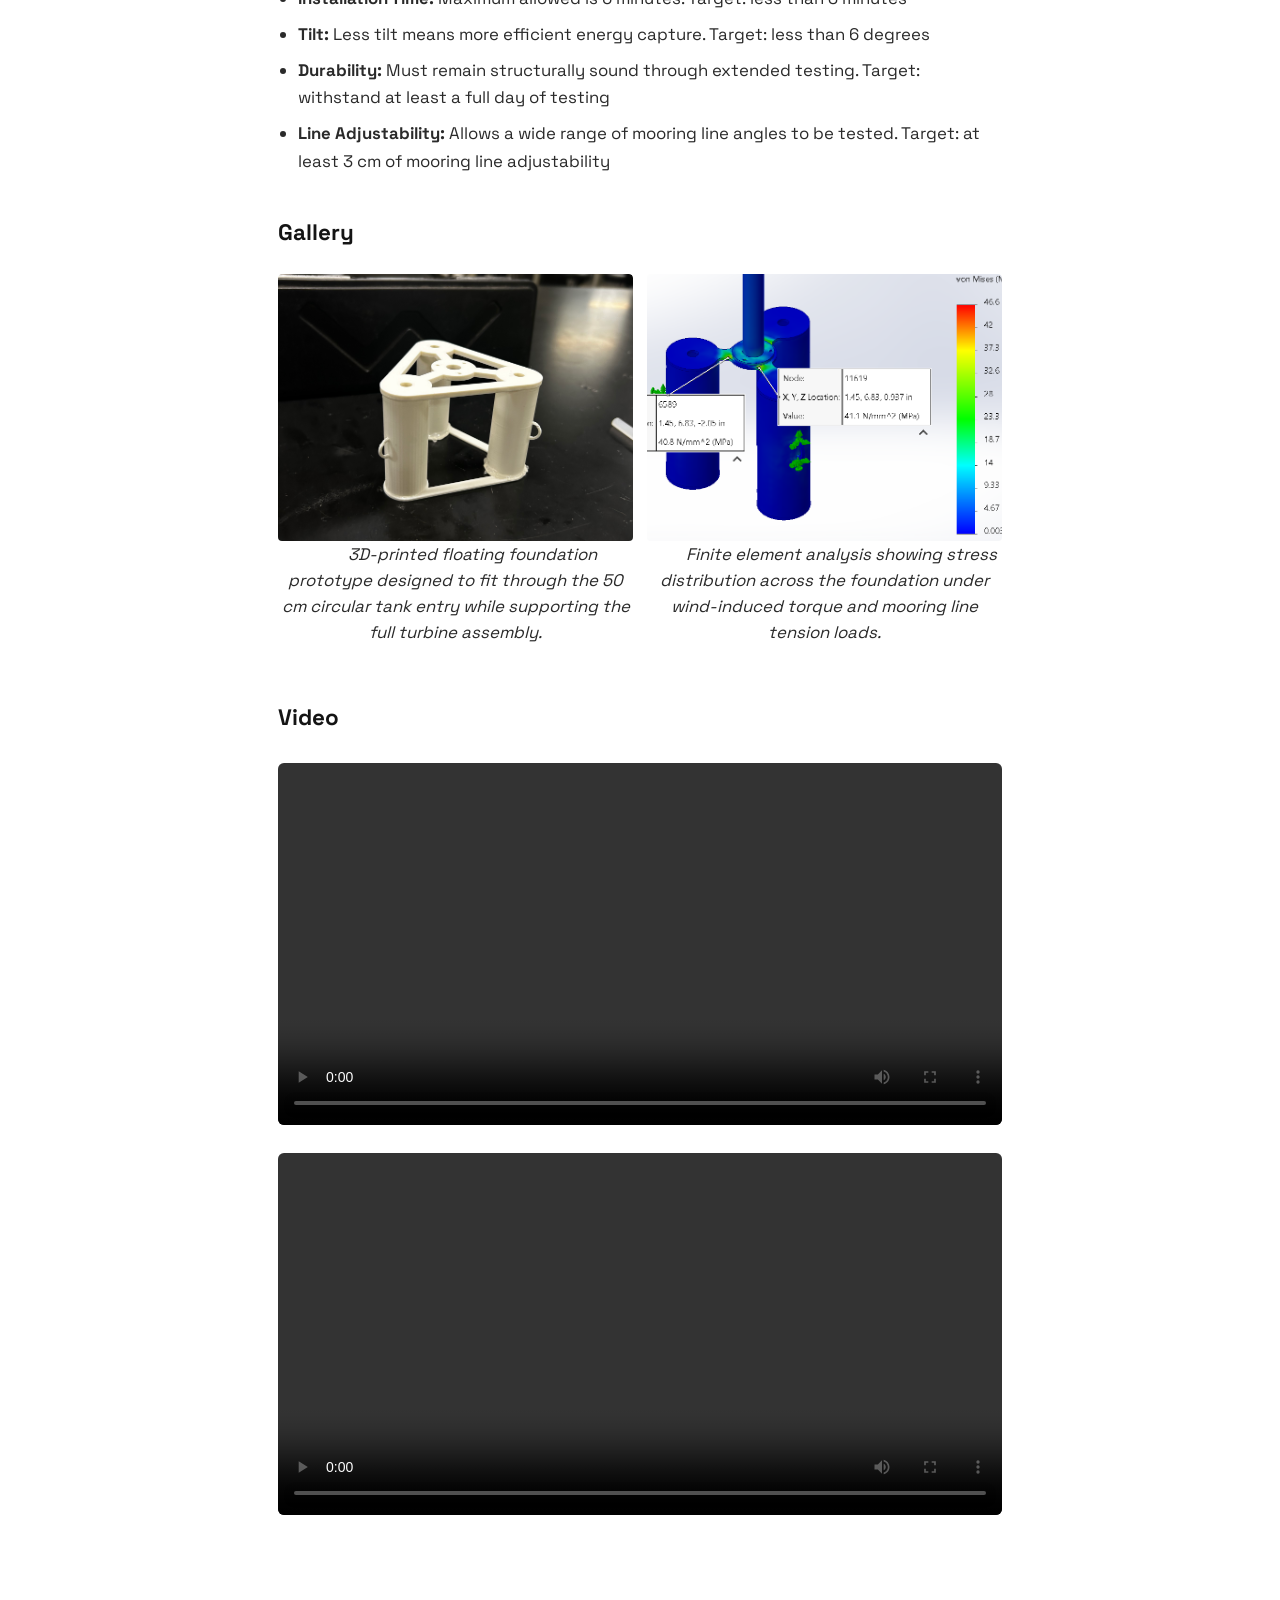
<file: wind-turbine-base.html>
<!doctype html>
<!-- ============================================================
     wind-turbine-base.html  —  WIND TURBINE BASE PROJECT DETAIL PAGE
     Edit the description, goals, and image paths below.
     Shared look: style.css   Back to: projects.html
     ============================================================ -->
<html lang="en">
<head>
  <meta charset="utf-8">
  <meta name="viewport" content="width=device-width, initial-scale=1">
  <title>Wind Turbine Base — Projects</title>

  <link rel="preconnect" href="https://fonts.googleapis.com">
  <link rel="preconnect" href="https://fonts.gstatic.com" crossorigin>
  <link href="https://fonts.googleapis.com/css2?family=Space+Grotesk:wght@400;500;700&display=swap" rel="stylesheet">
  <link rel="stylesheet" href="style.css">
</head>

<body>

  <!-- Nav is built automatically by nav.js — edit links there -->
  <header id="nav" class="nav"></header>

  <!-- ===== PROJECT DETAIL ===== -->
  <main class="detail">
    <a class="back-link" href="projects.html">← Back to Projects</a>

    <h1>Wind Turbine Base</h1>
    <p class="subtitle">Floating Offshore Foundation — DOE Collegiate Wind Competition (Team We Love Wind)</p>

    <div class="hero-img">
      <img src="Images/Wind Turbine/Weldments.jpeg" alt="Wind Turbine"
           onerror="this.style.display='none';this.parentNode.classList.add('empty')">
      <span class="img-fallback">Images/Wind Turbine/Weldments.jpeg</span>
    </div>

    <h2>Description</h2>
    <p>
      As part of Rice Wind Energy's entry in the U.S. Department of Energy's Collegiate Wind Competition, our engineering team, We Love Wind, designed a floating offshore wind turbine foundation built to withstand demanding marine and aerodynamic conditions. This project was developed as part of a class and presented at the competition. Working within strict competition requirements, I aided in the CAD modeling and structural testing, using SolidWorks to design the foundation and finite element analysis (FEA) to evaluate stress distribution and structural durability. The design meets strict size constraints, including a maximum width of under 50 cm to fit through the testing tank's circular entry, while prioritizing buoyancy, a lightweight structure, and ease of installation.
    </p>
    <p>
      To maximize power efficiency and meet competition requirements, the foundation is designed to withstand up to 50 N&middot;m of wind-induced torque while keeping tilt below 15 degrees. I conducted FEA simulations to evaluate how the floating structure would handle mechanical loads, stabilize the turbine, and maintain structural integrity under tension from a quick-deploy mooring line system. Designed for rapid assembly, the full turbine and foundation can be installed hands-free in under six minutes.
    </p>

    <h2>Design Criteria</h2>

    <p><strong>Constraints:</strong></p>
    <ul>
      <li><strong>Stably Buoyant:</strong> The design must float and cannot touch the tank (excluding mooring lines). Target: bears at least 8 pounds (~7.5 lb turbine)</li>
      <li><strong>Size:</strong> Cannot touch the sides of the 50 cm circular entry at the top of the tank. Target: less than 50 cm in diameter</li>
    </ul>

    <p><strong>Objectives:</strong></p>
    <ul>
      <li><strong>Installation Time:</strong> Maximum allowed is 6 minutes. Target: less than 3 minutes</li>
      <li><strong>Tilt:</strong> Less tilt means more efficient energy capture. Target: less than 6 degrees</li>
      <li><strong>Durability:</strong> Must remain structurally sound through extended testing. Target: withstand at least a full day of testing</li>
      <li><strong>Line Adjustability:</strong> Allows a wide range of mooring line angles to be tested. Target: at least 3 cm of mooring line adjustability</li>
    </ul>

    <!-- Gallery — uses your actual wind turbine photos -->
    <h2>Gallery</h2>
    <div class="gallery">
      <div class="shot">
        <img src="Images/Wind Turbine/3dPrint.jpeg" alt="3D printed foundation">
        <p class="video-caption">3D-printed floating foundation prototype designed to fit through the 50 cm circular tank entry while supporting the full turbine assembly.</p>
      </div>
      <div class="shot">
        <img src="Images/Wind Turbine/FEA.png" alt="FEA simulation results">
        <p class="video-caption">Finite element analysis showing stress distribution across the foundation under wind-induced torque and mooring line tension loads.</p>
      </div>
    </div>

    <h2>Video</h2>
    <video controls preload="metadata">
      <source src="Images/Wind Turbine/Floating.MOV" type="video/quicktime">
      <source src="Images/Wind Turbine/Floating.MOV" type="video/mp4">
      Your browser does not support this video format.
    </video>
    <video controls preload="metadata">
      <source src="Images/Wind Turbine/Buoyancy.MOV" type="video/quicktime">
      <source src="Images/Wind Turbine/Buoyancy.MOV" type="video/mp4">
      Your browser does not support this video format.
    </video>
  </main>

  <script src="nav.js"></script>
</body>
</html>
</file>
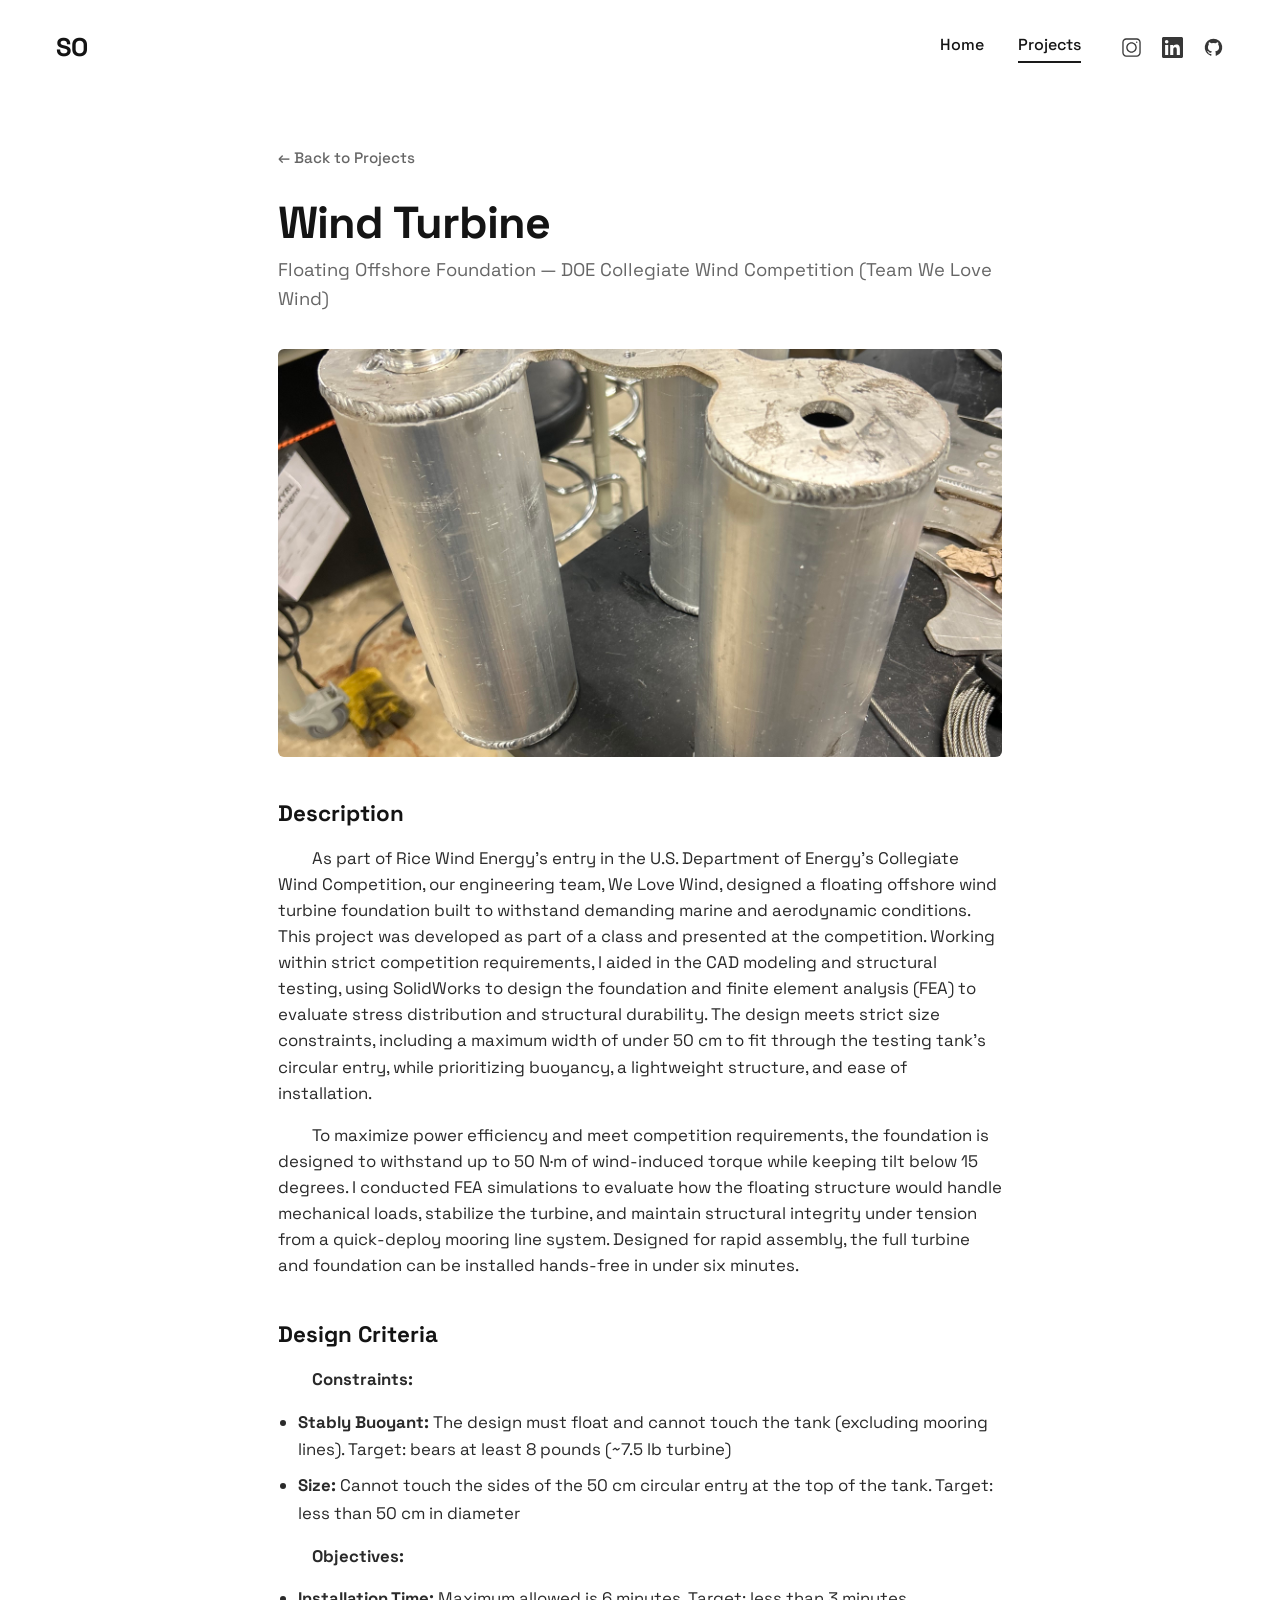
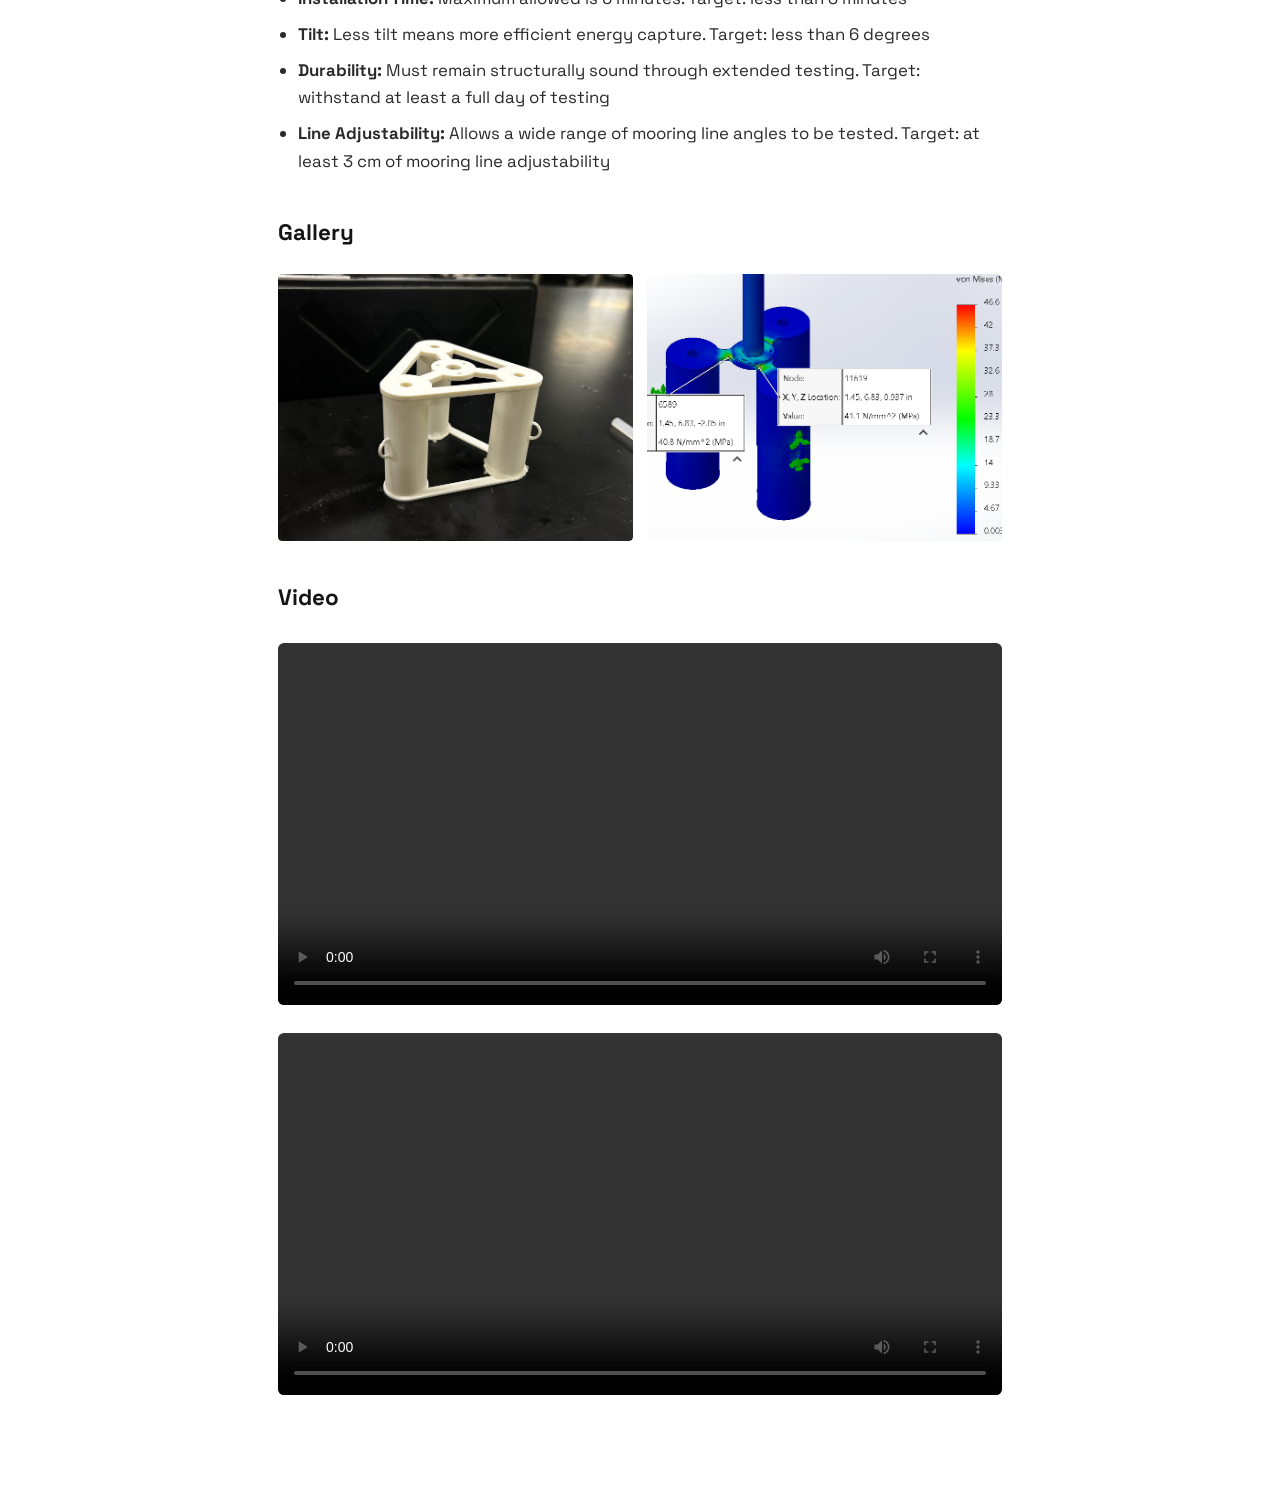
<file: wind-turbine.html>
<!doctype html>
<!-- ============================================================
     wind-turbine.html  —  WIND TURBINE PROJECT DETAIL PAGE
     Edit the description, goals, and image paths below.
     Shared look: style.css   Back to: projects.html
     ============================================================ -->
<html lang="en">
<head>
  <meta charset="utf-8">
  <meta name="viewport" content="width=device-width, initial-scale=1">
  <title>Wind Turbine — Projects</title>
  <link rel="preconnect" href="https://fonts.googleapis.com">
  <link rel="preconnect" href="https://fonts.gstatic.com" crossorigin>
  <link href="https://fonts.googleapis.com/css2?family=Space+Grotesk:wght@400;500;700&display=swap" rel="stylesheet">
  <link rel="stylesheet" href="style.css">
</head>

<body>

  <!-- Nav is built automatically by nav.js — edit links there -->
  <header id="nav" class="nav"></header>

  <!-- ===== PROJECT DETAIL ===== -->
  <main class="detail">
    <a class="back-link" href="projects.html">← Back to Projects</a>

    <h1>Wind Turbine</h1>
    <p class="subtitle">Floating Offshore Foundation — DOE Collegiate Wind Competition (Team We Love Wind)</p>

    <div class="hero-img">
      <img src="Images/Wind Turbine/Weldments.jpeg" alt="Wind Turbine"
           onerror="this.style.display='none';this.parentNode.classList.add('empty')">
      <span class="img-fallback">Images/Wind Turbine/Weldments.jpeg</span>
    </div>

    <h2>Description</h2>
    <p>
      As part of Rice Wind Energy's entry in the U.S. Department of Energy's Collegiate Wind Competition, our engineering team, We Love Wind, designed a floating offshore wind turbine foundation built to withstand demanding marine and aerodynamic conditions. This project was developed as part of a class and presented at the competition. Working within strict competition requirements, I aided in the CAD modeling and structural testing, using SolidWorks to design the foundation and finite element analysis (FEA) to evaluate stress distribution and structural durability. The design meets strict size constraints, including a maximum width of under 50 cm to fit through the testing tank's circular entry, while prioritizing buoyancy, a lightweight structure, and ease of installation.
    </p>
    <p>
      To maximize power efficiency and meet competition requirements, the foundation is designed to withstand up to 50 N&middot;m of wind-induced torque while keeping tilt below 15 degrees. I conducted FEA simulations to evaluate how the floating structure would handle mechanical loads, stabilize the turbine, and maintain structural integrity under tension from a quick-deploy mooring line system. Designed for rapid assembly, the full turbine and foundation can be installed hands-free in under six minutes.
    </p>

    <h2>Design Criteria</h2>

    <p><strong>Constraints:</strong></p>
    <ul>
      <li><strong>Stably Buoyant:</strong> The design must float and cannot touch the tank (excluding mooring lines). Target: bears at least 8 pounds (~7.5 lb turbine)</li>
      <li><strong>Size:</strong> Cannot touch the sides of the 50 cm circular entry at the top of the tank. Target: less than 50 cm in diameter</li>
    </ul>

    <p><strong>Objectives:</strong></p>
    <ul>
      <li><strong>Installation Time:</strong> Maximum allowed is 6 minutes. Target: less than 3 minutes</li>
      <li><strong>Tilt:</strong> Less tilt means more efficient energy capture. Target: less than 6 degrees</li>
      <li><strong>Durability:</strong> Must remain structurally sound through extended testing. Target: withstand at least a full day of testing</li>
      <li><strong>Line Adjustability:</strong> Allows a wide range of mooring line angles to be tested. Target: at least 3 cm of mooring line adjustability</li>
    </ul>

    <!-- Gallery — uses your actual wind turbine photos -->
    <h2>Gallery</h2>
    <div class="gallery">
      <div class="shot">
        <img src="Images/Wind Turbine/3dPrint.jpeg" alt="3D printed foundation"
             onerror="this.style.display='none';this.parentNode.classList.add('empty')">
        <span class="img-fallback">3dPrint.jpeg</span>
      </div>
      <div class="shot">
        <img src="Images/Wind Turbine/FEA.png" alt="FEA simulation results"
             onerror="this.style.display='none';this.parentNode.classList.add('empty')">
        <span class="img-fallback">FEA.png</span>
      </div>
    </div>

    <h2>Video</h2>
    <video controls preload="metadata">
      <source src="Images/Wind Turbine/Floating.MOV" type="video/quicktime">
      <source src="Images/Wind Turbine/Floating.MOV" type="video/mp4">
      Your browser does not support this video format.
    </video>
    <video controls preload="metadata">
      <source src="Images/Wind Turbine/Buoyancy.MOV" type="video/quicktime">
      <source src="Images/Wind Turbine/Buoyancy.MOV" type="video/mp4">
      Your browser does not support this video format.
    </video>
  </main>

  <script src="nav.js"></script>
</body>
</html>
</file>
<file: style.css>
/* ============================================================
   Style.css  —  SHARED STYLING FOR ALL PAGES
   ============================================================
   This single file controls the look of every page on the site.
   Change a value here and every page updates automatically.

   TABLE OF CONTENTS
   -----------------
   1. MASTER CONTROLS (colors, fonts — edit these first)
   2. RESET (removes default browser spacing)
   3. IMAGES (makes images responsive)
   4. NAVIGATION BAR (top sticky bar with logo, links, social icons)
   5. SOCIAL ICONS (Instagram, LinkedIn, GitHub buttons in the nav)
   6. HOME PAGE (layout for the landing / about page)
   7. PROJECT GRID (card layout on the projects page)
   8. PROJECT DETAIL PAGE (individual project pages)
   9. SPECS TABLE (optional table for project specifications)
   10. GALLERY (photo grid on project detail pages)
   11. MOBILE / RESPONSIVE (adjustments for smaller screens)
   ============================================================ */


/* ==========================================================
   1. MASTER CONTROLS
   ----------------------------------------------------------
   These CSS variables set the core look of the whole site.
   Change a color or font here and it updates everywhere.
   ========================================================== */
:root {
  --accent:   #1a1a1a;   /* Highlight color — used for active nav link underline */
  --ink:      #141414;   /* Main text color — headings, body text, links */
  --ink-soft: #666;      /* Muted text color — subtitles, captions, back-links */
  --line:     #e4e4e4;   /* Border color — separators, table borders, hover lines */
  --surface:  #ededed;   /* Placeholder background — shown when an image is missing */
  --bg:       #ffffff;   /* Page background color */
  --font:     "Space Grotesk", system-ui, sans-serif;  /* Main font family */
  --gallery-size: 4/3;      /* Gallery image aspect ratio — adjust to resize (e.g. 1/1 for square, 16/9 for wide) */
}


/* ==========================================================
   2. RESET
   ----------------------------------------------------------
   Removes default margins/padding from all elements.
   Sets box-sizing so padding doesn't increase element width.
   ========================================================== */
* {
  box-sizing: border-box;
  margin: 0;
  padding: 0;
}


/* ==========================================================
   3. BODY & IMAGES
   ----------------------------------------------------------
   Sets the default font, text color, and page background.
   Makes all images scale down to fit their containers.
   ========================================================== */
body {
  font-family: var(--font);
  color: var(--ink);
  background: var(--bg);
  line-height: 1.55;               /* Space between lines of text */
  -webkit-font-smoothing: antialiased;  /* Smoother text on Mac/Chrome */
}

img {
  max-width: 100%;   /* Images never overflow their container */
  display: block;    /* Removes tiny gap below images */
}


/* ==========================================================
   4. NAVIGATION BAR
   ----------------------------------------------------------
   Sticky bar at the top of every page.
   Left side: logo (your initials as a link to home).
   Right side: text links (Home, Projects) + social icons.
   The background is semi-transparent with a blur effect.
   ========================================================== */
.nav {
  position: sticky;        /* Stays at the top when you scroll */
  top: 0;
  z-index: 10;             /* Keeps nav above other content */
  display: flex;           /* Logo left, links right */
  align-items: center;
  justify-content: space-between;
  padding: 28px 56px;      /* Vertical and horizontal spacing */
  background: color-mix(in srgb, var(--bg) 88%, transparent);  /* See-through white */
  backdrop-filter: blur(8px);   /* Frosted glass effect behind the bar */
}

/* Logo text — your initials. Change font-size to make it bigger/smaller */
.logo {
  font-weight: 1000;
  font-size: 1.6rem;
  text-decoration: none;
  color: var(--ink);
  letter-spacing: -0.04em;  /* Tighter letter spacing for a clean look */
}

/* Right side of the nav — holds text links + social icons */
.nav-right {
  display: flex;
  gap: 34px;            /* Space between each link and the social icons */
  align-items: center;
}

/* Individual text links (Home, Projects) */
.nav-right a.text-link {
  text-decoration: none;
  color: var(--ink);
  font-size: 1rem;
  font-weight: 500;
  padding-bottom: 3px;
  border-bottom: 2px solid transparent;  /* Invisible underline by default */
}

/* Underline appears on hover */
.nav-right a.text-link:hover {
  border-bottom-color: var(--line);
}

/* Active page gets a dark underline — add class="active" to the current page link */
.nav-right a.text-link.active {
  border-bottom-color: var(--accent);
}


/* ==========================================================
   5. SOCIAL ICONS
   ----------------------------------------------------------
   Small icon buttons in the nav bar (Instagram, LinkedIn, GitHub).
   Each icon is an inline SVG that inherits the text color.
   To change icon size: edit the width/height values below.
   ========================================================== */
.socials {
  display: flex;
  gap: 20px;             /* Space between each icon */
  align-items: center;
  margin-left: 6px;      /* Small extra space separating icons from text links */
}

/* Each social icon link */
.socials a {
  color: var(--ink);
  display: inline-flex;
  opacity: 0.85;          /* Slightly faded by default */
  transition: opacity 0.2s;
}

/* Full opacity on hover */
.socials a:hover {
  opacity: 1;
}

/* The SVG icon itself — controls the icon size */
.socials svg {
  width: 21px;
  height: 21px;
  fill: currentColor;    /* Icon color follows the link's text color */
  display: block;
}


/* ==========================================================
   6. HOME PAGE
   ----------------------------------------------------------
   Layout for index.html — a two-column grid with your
   intro text on the left and a photo on the right.
   ========================================================== */
.home {
  display: grid;
  grid-template-columns: 1fr 1fr;   /* Two equal columns */
  gap: 56px;                         /* Space between text and photo */
  align-items: center;
  max-width: 1150px;                 /* Keeps content from getting too wide */
  margin: 0 auto;                    /* Centers the grid horizontally */
  padding: 60px 48px;
}

/* Your name — large heading */
.home h1 {
  font-size: 5rem;
  font-weight: 700;
  letter-spacing: -0.035em;
  line-height: 0.95;
}

/* Subtitle below your name (e.g., "Mechanical Engineer") */
.tagline {
  font-size: 1.5rem;
  font-weight: 700;
  margin: 18px 0 30px;
}

/* About paragraph — text-indent adds a tab at the start of each paragraph */
.about {
  font-size: 1.1rem;
  color: #2a2a2a;
  max-width: 54ch;       /* Limits line length for readability */
  line-height: 1.50;
  text-indent: 2em;      /* Indents the first line like a tab */
}

/* Stacked links below the about text (e.g., Resume) */
.home-links {
  display: flex;
  flex-direction: column;
  gap: 22px;
  margin-top: 40px;
  align-items: flex-start;
}

.home-links a {
  font-weight: 700;
  font-size: 1.5rem;
  color: var(--ink);
  text-decoration: underline;
  text-underline-offset: 6px;
  text-decoration-thickness: 2px;
}

.home-links a:hover {
  color: var(--accent);
}

/* Photo and placeholder — shown when the image file is missing */
.home-photo, .card-img {
  position: relative;
}

.home-photo img {
  width: 100%;
  aspect-ratio: 4/5;       /* Portrait crop */
  object-fit: cover;
  border-radius: 4px;
}

/* Fallback text shown when image file doesn't exist */
.home-photo .photo-fallback,
.card-img .img-fallback {
  display: none;
  position: absolute;
  inset: 0;
  align-items: center;
  justify-content: center;
  background: var(--surface);
  color: var(--ink-soft);
  font-size: 0.85rem;
  border-radius: 4px;
}

.home-photo.empty,
.card-img.empty {
  aspect-ratio: 4/5;
}

.home-photo.empty .photo-fallback,
.card-img.empty .img-fallback {
  display: flex;
}


/* ==========================================================
   7. PROJECT GRID
   ----------------------------------------------------------
   Card layout on projects.html.
   Uses FLEXBOX (not CSS Grid) so the bottom row of cards
   automatically centers when there are fewer than 3.
   Layout: 3 cards on top row, 2 centered on bottom row.

   To change cards per row: adjust the width calc() in .card.
   To change card spacing: adjust the gap value in .grid.
   ========================================================== */
.grid {
  display: flex;              /* Flexbox lets bottom row center naturally */
  flex-wrap: wrap;            /* Cards wrap to the next line */
  justify-content: center;   /* Centers the bottom row when it has fewer cards */
  gap: 36px 28px;            /* 36px between rows, 28px between columns */
  max-width: 1200px;         /* Maximum width of the grid */
  margin: 0 auto;            /* Centers the grid on the page */
  padding: 50px 48px 90px;   /* Top, sides, and bottom spacing */
}

/* Each project card — the entire card is a clickable link */
.card {
  text-decoration: none;
  color: var(--ink);
  display: block;
  width: calc((100% - 56px) / 3);  /* 3 cards per row (56px = two 28px gaps) */
}

/* Card thumbnail image container */
.card-img {
  aspect-ratio: 1/1;        /* Square thumbnails */
  overflow: hidden;
  border-radius: 4px;
  background: var(--surface);
}

/* The thumbnail image itself */
.card-img img {
  width: 100%;
  height: 100%;
  object-fit: cover;                /* Crops to fill the square without stretching */
  transition: transform 0.4s ease; /* Smooth zoom effect on hover */
}

/* Slight zoom when hovering a card */
.card:hover .card-img img {
  transform: scale(1.04);
}

/* Placeholder shown when image file is missing */
.card-img.empty {
  display: grid;
  place-items: center;
  aspect-ratio: 1/1;
}

/* Project title below each card image */
.card h3 {
  text-align: center;
  font-size: 1.5rem;
  font-weight: 500;
  margin-top: 18px;
}

/* Underline the title on hover */
.card:hover h3 {
  text-decoration: underline;
  text-underline-offset: 4px;
}


/* ==========================================================
   8. PROJECT DETAIL PAGE
   ----------------------------------------------------------
   Layout for individual project pages (e.g., fsae-car.html).
   Single-column centered layout with a max width for readability.
   Includes: back link, title, subtitle, hero image,
   description text, goals section, and a photo gallery.
   ========================================================== */
.detail {
  max-width: 820px;          /* Keeps text at a comfortable reading width */
  margin: 0 auto;            /* Centers the content */
  padding: 50px 48px 90px;
}

/* "← Back to Projects" link at the top */
.back-link {
  display: inline-block;
  margin-bottom: 30px;
  font-weight: 500;
  color: var(--ink-soft);
  text-decoration: none;
  font-size: 0.95rem;
}

.back-link:hover {
  color: var(--ink);
}

/* Project title on detail page */
.detail h1 {
  font-size: 2.8rem;
  font-weight: 700;
  letter-spacing: -0.02em;
  line-height: 1.05;
}

/* Subtitle / short tagline below the title */
.detail .subtitle {
  font-size: 1.15rem;
  color: var(--ink-soft);
  margin: 10px 0 36px;
}

/* Hero image — large featured image at the top of the detail page */
.detail .hero-img {
  position: relative;
  border-radius: 6px;
  overflow: hidden;
  margin-bottom: 40px;
  background: var(--surface);
}

.detail .hero-img img {
  width: 100%;
  aspect-ratio: 16/9;       /* Widescreen crop for the hero image */
  object-fit: cover;
}

/* Placeholder when hero image file is missing */
.detail .hero-img.empty {
  aspect-ratio: 16/9;
  display: grid;
  place-items: center;
}

.detail .hero-img .img-fallback {
  display: none;
  position: absolute;
  inset: 0;
  align-items: center;
  justify-content: center;
  color: var(--ink-soft);
  font-size: 0.9rem;
}

.detail .hero-img.empty .img-fallback {
  display: flex;
}

/* Section headings (Description, Goals, Gallery, etc.) */
.detail h2 {
  font-size: 1.4rem;
  font-weight: 700;
  margin: 40px 0 14px;
}

/* Body text on detail pages — text-indent adds a tab to the first line */
.detail p {
  font-size: 1.05rem;
  color: #2a2a2a;
  margin-bottom: 16px;
  max-width: 70ch;          /* Limits line length for comfortable reading */
  text-indent: 2em;         /* Indents the first line like a tab */
}
.detail .subtitle {
  text-indent: 0;           /* No indent on the subtitle line */
}

/* Bulleted lists on detail pages (used for Goals, Design Criteria, etc.) */
.detail ul {
  font-size: 1.05rem;
  color: #2a2a2a;
  max-width: 70ch;
  margin: 0 0 16px 20px;    /* Left indent for the bullets */
  line-height: 1.65;
}

.detail li {
  margin-bottom: 8px;       /* Space between each bullet point */
}

/* Video clips on detail pages — plays inline with rounded corners */
.detail video {
  width: 100%;
  border-radius: 6px;
  margin: 14px 0 6px;
  background: var(--surface);  /* Shows while video loads */
}

/* Caption text below a video — describes what the clip shows */
.video-caption {
  font-size: 0.92rem;
  color: var(--ink-soft);
  margin: 0 0 28px;
  font-style: italic;
}


/* ==========================================================
   9. SPECS TABLE (optional)
   ----------------------------------------------------------
   A two-column table for listing project specifications.
   Use <table class="specs"> in your HTML.
   Left column: label (e.g., "Motor"). Right column: value.
   ========================================================== */
.specs {
  width: 100%;
  border-collapse: collapse;
  margin: 20px 0;
  font-size: 0.98rem;
}

/* Label column (left side) */
.specs th {
  text-align: left;
  font-weight: 500;
  color: var(--ink-soft);
  width: 38%;
  padding: 10px 14px 10px 0;
  border-bottom: 1px solid var(--line);
  vertical-align: top;
}

/* Value column (right side) */
.specs td {
  padding: 10px 0;
  border-bottom: 1px solid var(--line);
  vertical-align: top;
}


/* ==========================================================
   10. GALLERY
   ----------------------------------------------------------
   A grid of photos on project detail pages.
   Displays images in a 2-column grid by default.
   Each image is cropped to a 4:3 landscape ratio.
   ========================================================== */
.gallery {
  display: grid;
  grid-template-columns: repeat(2, 1fr);   /* 2 images per row */
  gap: 14px;
  margin: 24px 0;
}

/* Each photo container */
.gallery .shot {
  position: relative;
  border-radius: 4px;
  overflow: hidden;
  text-align: center;
}

/* The photo itself */
.gallery .shot img {
  width: 100%;
  aspect-ratio: var(--gallery-size);
  object-fit: cover;
  border-radius: 4px;
}

/* For CAD/GIF images — show full image without cropping */
.detail.contain .gallery .shot img {
  object-fit: contain;
  background: var(--surface);
}

/* Placeholder when gallery image is missing */
.gallery .shot .img-fallback {
  display: none;
  position: absolute;
  inset: 0;
  align-items: center;
  justify-content: center;
  color: var(--ink-soft);
  font-size: 0.8rem;
}

.gallery .shot.empty {
  display: grid;
  place-items: center;
}

.gallery .shot.empty .img-fallback {
  display: flex;
}

/* Show full image without cropping (for CAD renders, schematics, GIFs) */
.detail.contain .hero-img {
  background: var(--bg);
}
.detail.contain .hero-img img {
  object-fit: contain;
}


/* ==========================================================
   11. MOBILE / RESPONSIVE
   ----------------------------------------------------------
   Adjusts layouts for smaller screens.
   - 820px and below: nav gets tighter, home goes single-column,
     project grid goes to 2 cards per row.
   - 500px and below: project grid goes to 1 card per row,
     gallery goes to 1 image per row.
   ========================================================== */

/* --- TABLET (820px and below) --- */
@media (max-width: 820px) {
  /* Tighter nav padding on smaller screens */
  .nav {
    padding: 16px 20px;
  }

  /* Reduce gap between nav items */
  .nav-right {
    gap: 18px;
  }

  /* Tighter social icon spacing */
  .socials {
    gap: 14px;
  }

  /* Home page: stack text above photo instead of side by side */
  .home {
    grid-template-columns: 1fr;
    padding: 40px 22px;
    gap: 34px;
  }

  /* Smaller name heading on mobile */
  .home h1 {
    font-size: 2.8rem;
  }

  /* Project grid: 2 cards per row on tablet */
  .grid {
    padding: 30px 22px 60px;
  }

  .card {
    width: calc((100% - 28px) / 2);   /* 2 cards per row (one 28px gap) */
  }

  /* Tighter padding on detail and home sections */
  .detail, .home {
    padding-left: 22px;
    padding-right: 22px;
  }
}

/* --- PHONE (500px and below) --- */
@media (max-width: 500px) {
  /* Project grid: 1 card per row on phone */
  .card {
    width: 100%;
  }

  /* Gallery: 1 image per row on phone */
  .gallery {
    grid-template-columns: 1fr;
  }
}
</file>
